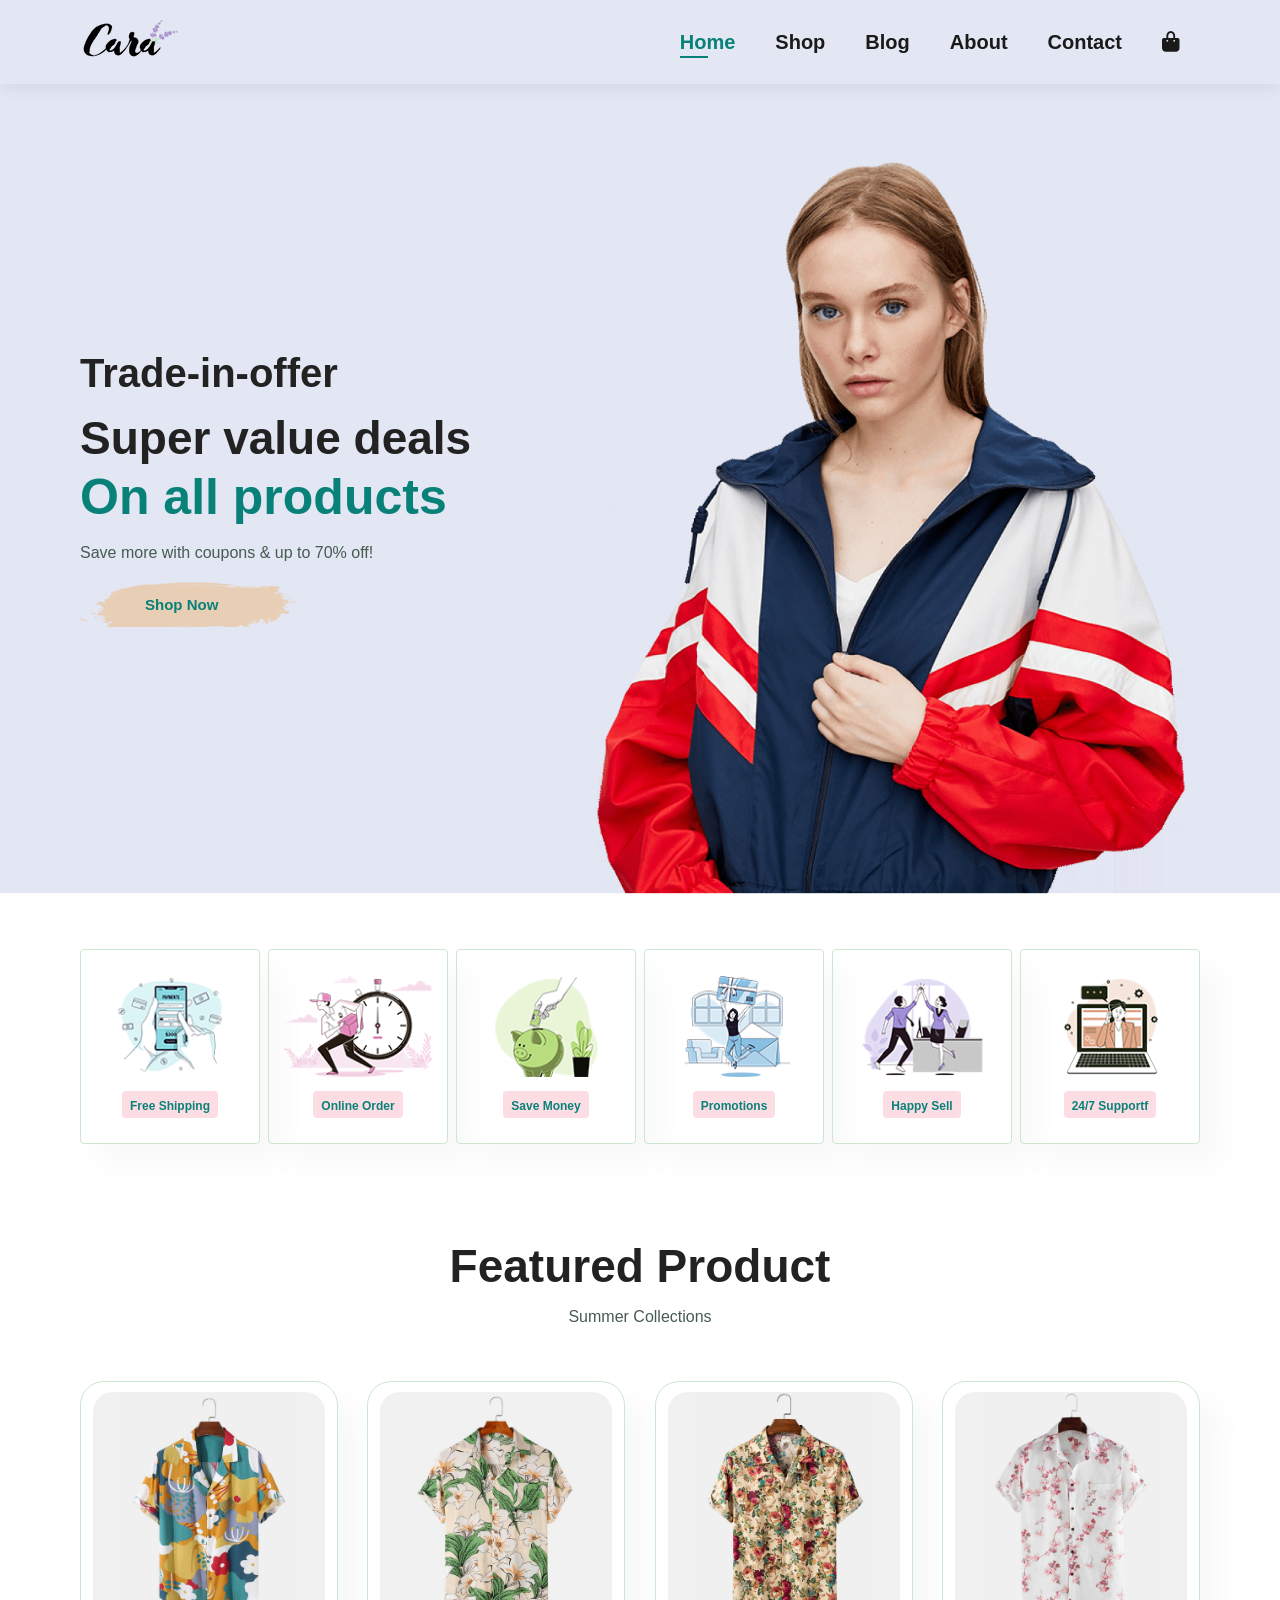
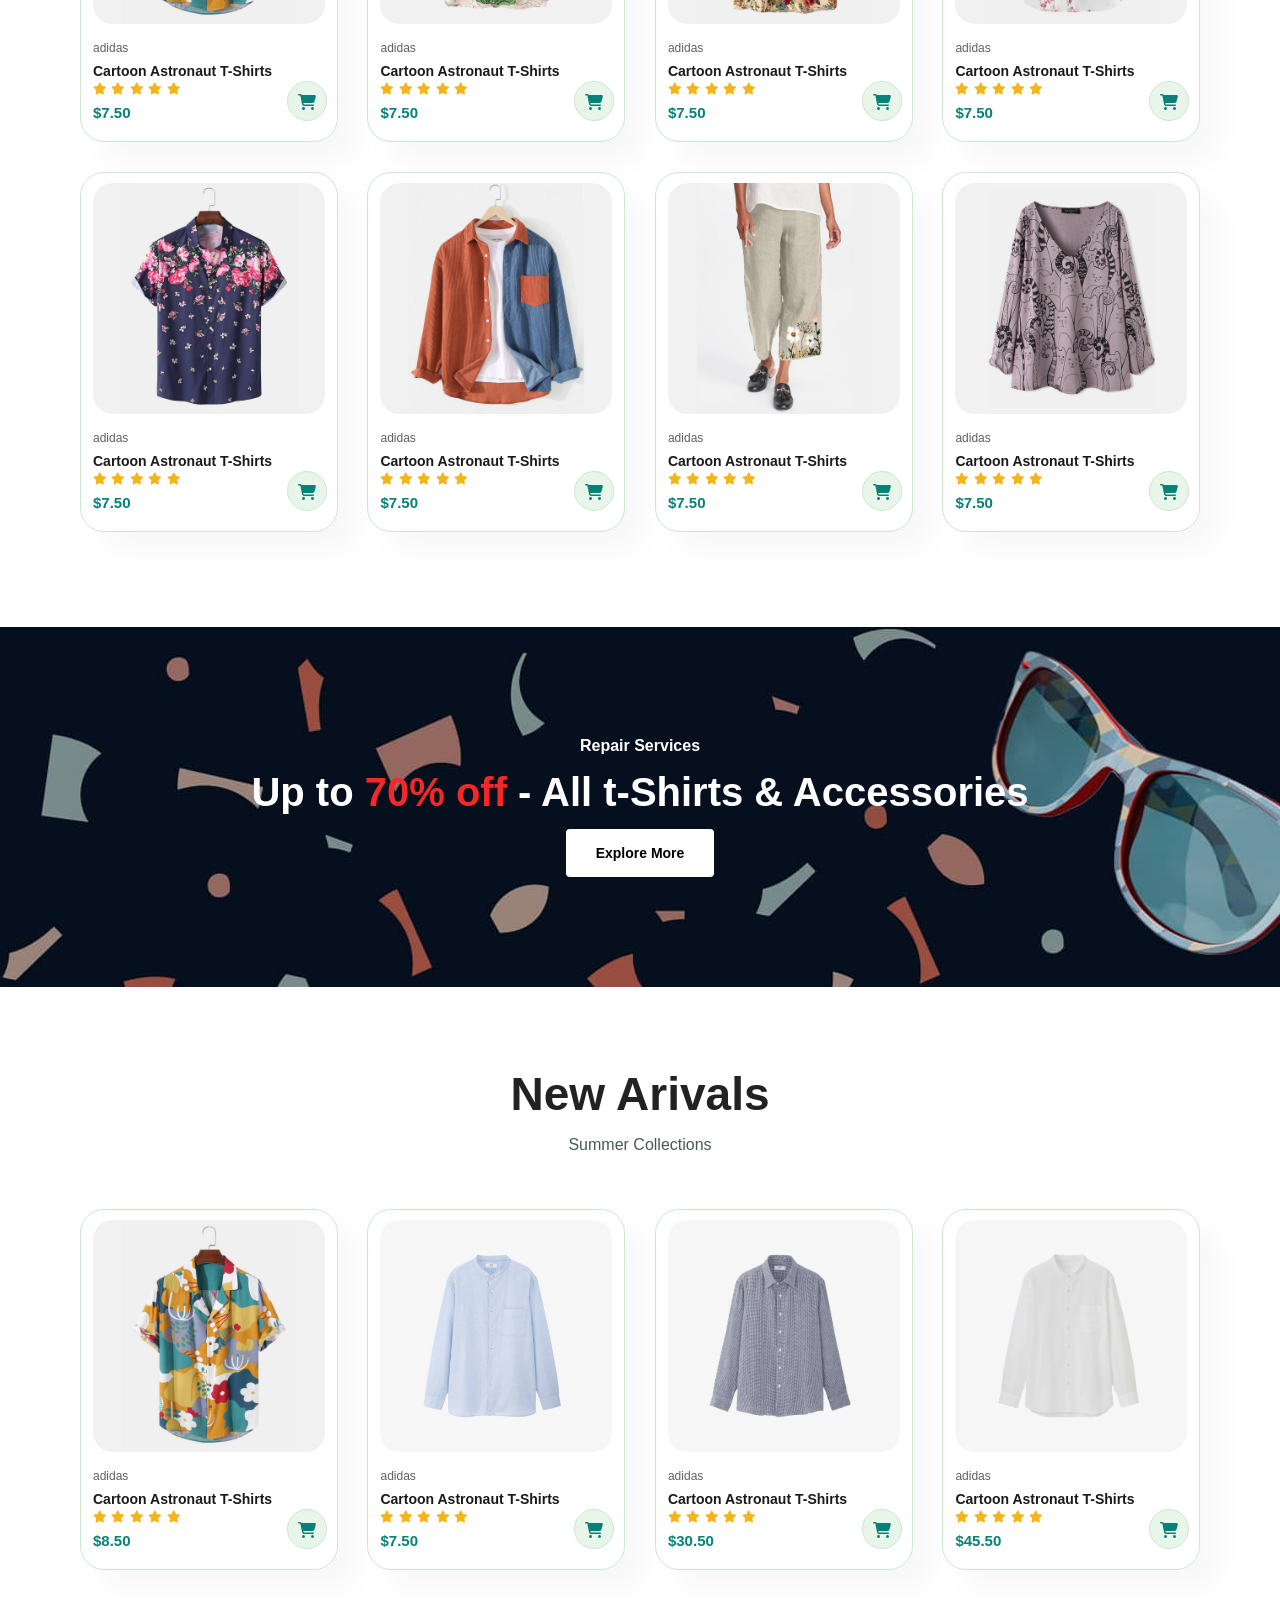
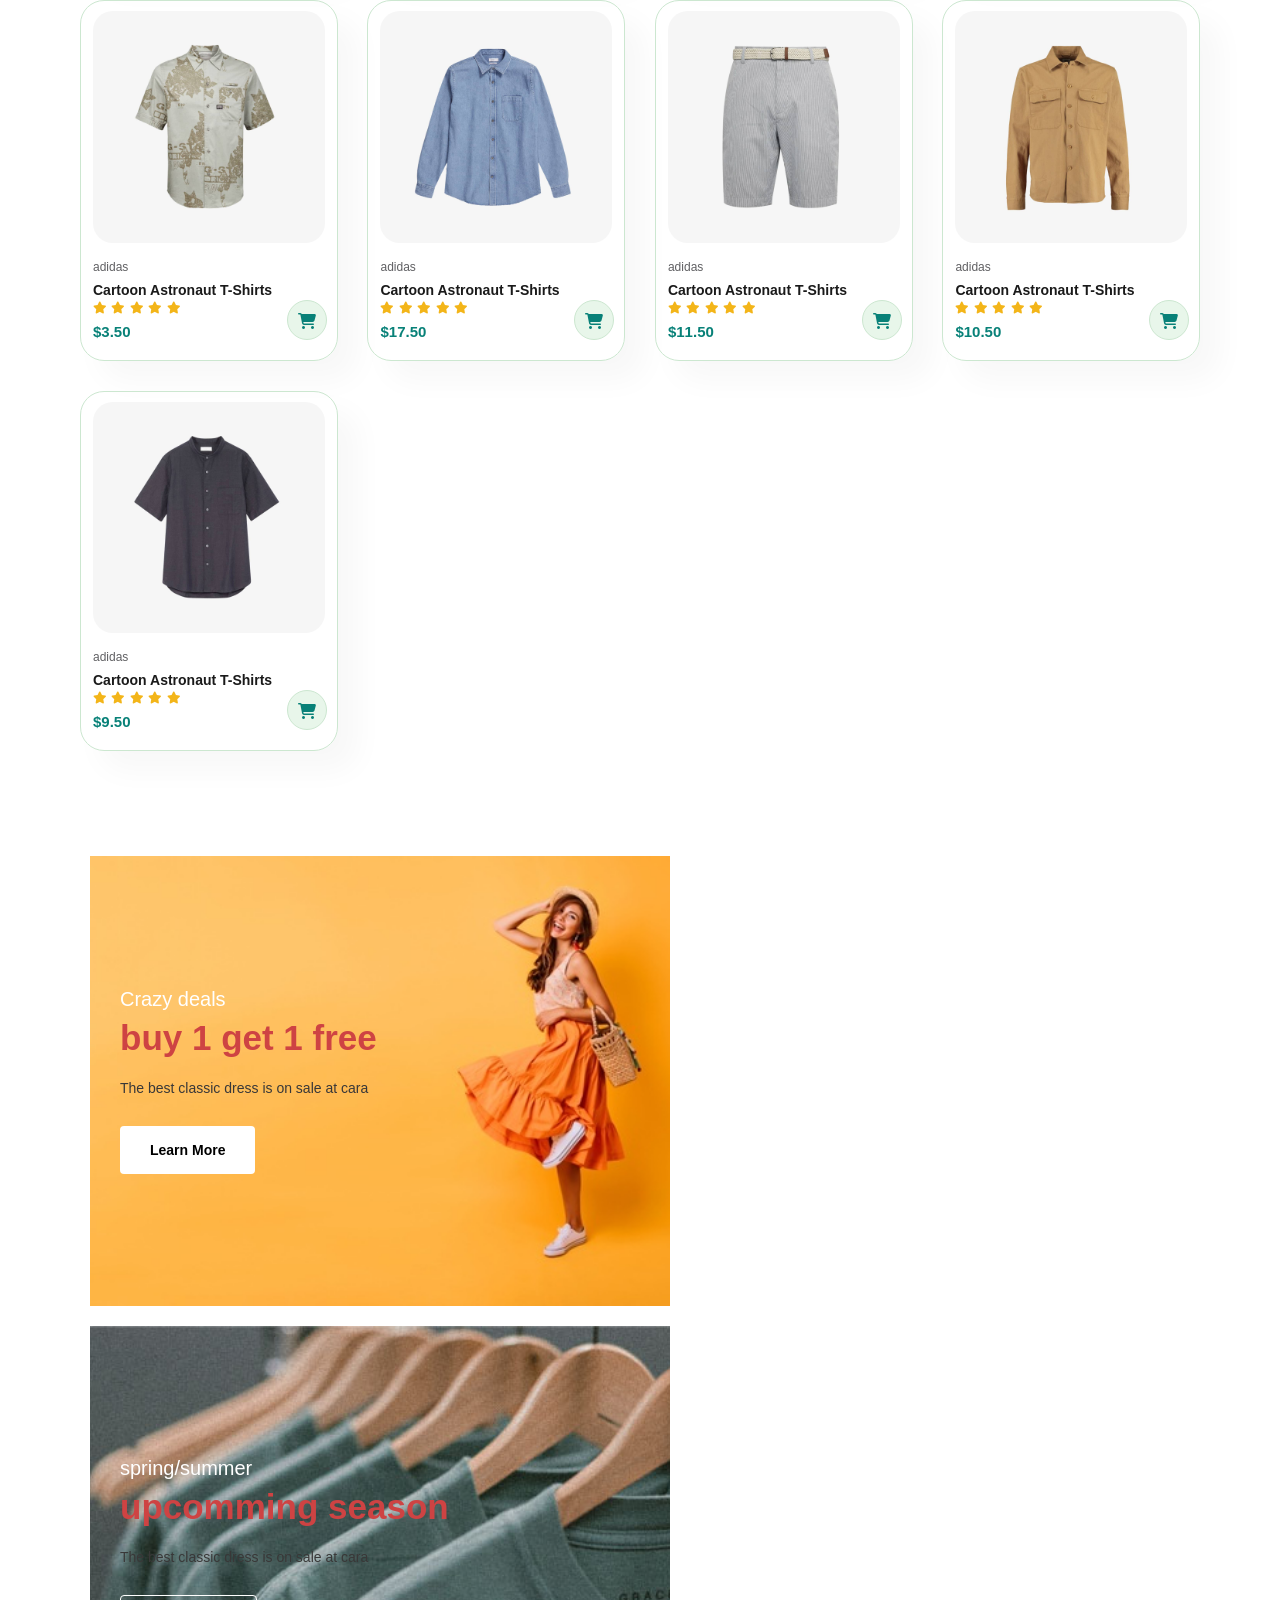
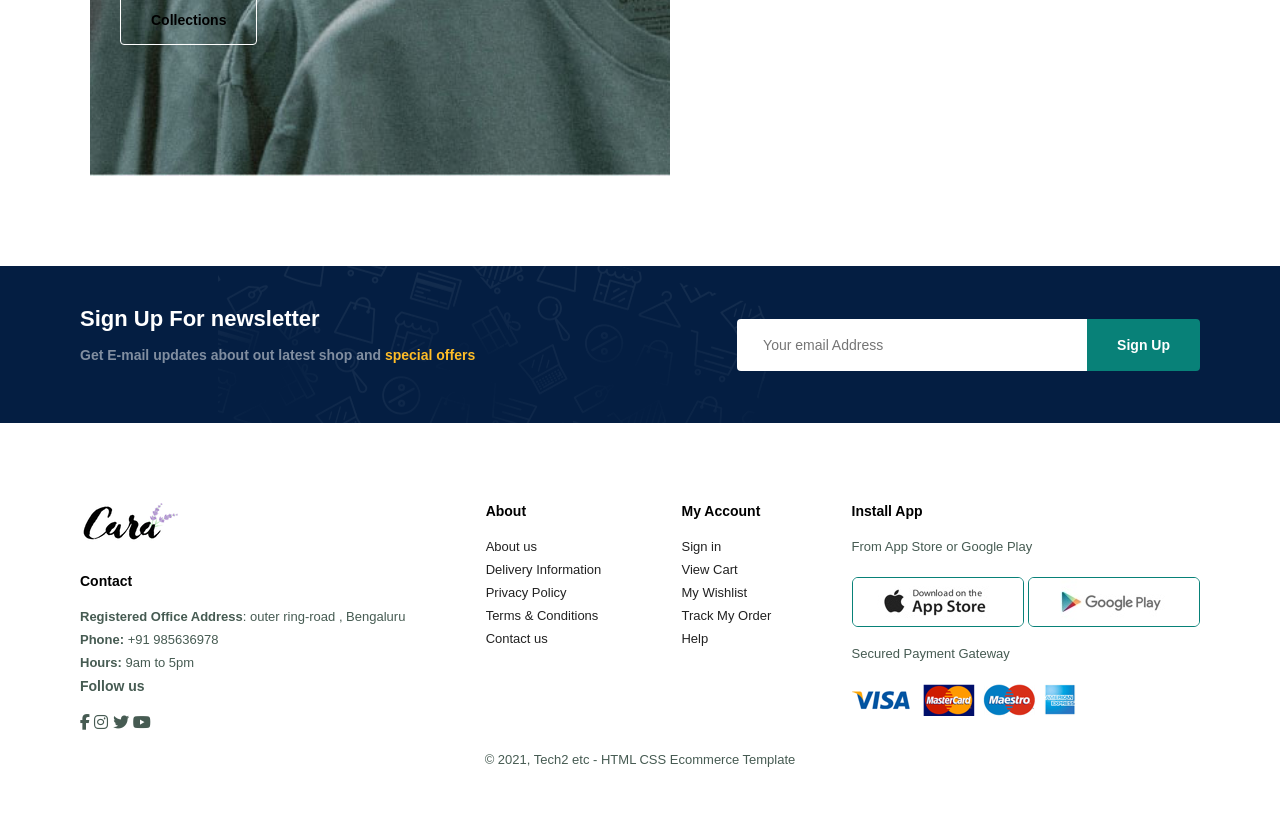
<file: index.html>
<!DOCTYPE html>
<html lang="en">
<head>
    <meta charset="UTF-8">
    <meta name="viewport" content="width=device-width, initial-scale=1.0">
    <title>E-Commerce Platform</title>
    <link rel="stylesheet" href="https://cdnjs.cloudflare.com/ajax/libs/font-awesome/6.5.0/css/all.min.css" />
    <link rel="stylesheet" href="stylePlatform.css">
</head>
<body>
    
    <section id="header">
        <a href="#"><img src="img/logo.png" class="logo" alt="logo of the web"></a>
        <div>
            <ul id="navbar">
                <li><a class="active" href="index.html">Home</a></li>
                <li><a href="shop.html">Shop</a></li>
                <li><a href="blog.html">Blog</a></li>
                <li><a href="about.html">About</a></li>
                <li><a href="contact.html">Contact</a></li>
                <li><a href="cart.html"><i class="fa-solid fa-bag-shopping"></i></a></li>
                <a href="#" id="close"><i class="fas fa-times"></i></a>
            </ul>
        </div>

        <div id="mobile">
            <i id="bar" class="fas fa-outdent"></i>
        </div>
    </section>

    <section id="hero">
        <h4>Trade-in-offer</h4>
        <h2>Super value deals</h2>
        <h1>On all products</h1>
        <p>Save more with coupons & up to 70% off! </p>
        <button>Shop Now</button>
    </section>

    <section id="feature" class="section-p1">
        <div class="fe-box">
            <img src="img/features/f1.png" alt="">
            <h6>Free Shipping</h6>
        </div>
        <div class="fe-box">
            <img src="img/features/f2.png" alt="">
            <h6>Online Order</h6>
        </div>
        <div class="fe-box">
            <img src="img/features/f3.png" alt="">
            <h6>Save Money</h6>
        </div>
        <div class="fe-box">
            <img src="img/features/f4.png" alt="">
            <h6>Promotions</h6>
        </div>
        <div class="fe-box">
            <img src="img/features/f5.png" alt="">
            <h6>Happy Sell</h6>
        </div>
        <div class="fe-box">
            <img src="img/features/f6.png" alt="">
            <h6>24/7 Supportf</h6>
        </div>
    </section>

    <section id="product1" class="section-p1">
        <h2>Featured Product</h2>
        <p>Summer Collections</p>
        <div class="pro-container">
            <div class="pro">
                <img src="img/products/f1.jpg" alt="">
                <div class="description">
                    <span>adidas</span>
                    <h5>Cartoon Astronaut T-Shirts</h5>
                    <div class="star">
                        <i class="fas fa-star"></i>
                        <i class="fas fa-star"></i>
                        <i class="fas fa-star"></i>
                        <i class="fas fa-star"></i>
                        <i class="fas fa-star"></i>
                    </div>
                    <h4>$7.50</h4>
                </div>
                <a href="#"><i class="fas fa-shopping-cart cart"></i></a>
            </div>
            <div class="pro">
                <img src="img/products/f2.jpg" alt="">
                <div class="description">
                    <span>adidas</span>
                    <h5>Cartoon Astronaut T-Shirts</h5>
                    <div class="star">
                        <i class="fas fa-star"></i>
                        <i class="fas fa-star"></i>
                        <i class="fas fa-star"></i>
                        <i class="fas fa-star"></i>
                        <i class="fas fa-star"></i>
                    </div>
                    <h4>$7.50</h4>
                </div>
                <a href="#"><i class="fas fa-shopping-cart cart"></i></a>
            </div>
            <div class="pro">
                <img src="img/products/f3.jpg" alt="">
                <div class="description">
                    <span>adidas</span>
                    <h5>Cartoon Astronaut T-Shirts</h5>
                    <div class="star">
                        <i class="fas fa-star"></i>
                        <i class="fas fa-star"></i>
                        <i class="fas fa-star"></i>
                        <i class="fas fa-star"></i>
                        <i class="fas fa-star"></i>
                    </div>
                    <h4>$7.50</h4>
                </div>
                <a href="#"><i class="fas fa-shopping-cart cart"></i></a>
            </div>
            <div class="pro">
                <img src="img/products/f4.jpg" alt="">
                <div class="description">
                    <span>adidas</span>
                    <h5>Cartoon Astronaut T-Shirts</h5>
                    <div class="star">
                        <i class="fas fa-star"></i>
                        <i class="fas fa-star"></i>
                        <i class="fas fa-star"></i>
                        <i class="fas fa-star"></i>
                        <i class="fas fa-star"></i>
                    </div>
                    <h4>$7.50</h4>
                </div>
                <a href="#"><i class="fas fa-shopping-cart cart"></i></a>
            </div>
            <div class="pro">
                <img src="img/products/f5.jpg" alt="">
                <div class="description">
                    <span>adidas</span>
                    <h5>Cartoon Astronaut T-Shirts</h5>
                    <div class="star">
                        <i class="fas fa-star"></i>
                        <i class="fas fa-star"></i>
                        <i class="fas fa-star"></i>
                        <i class="fas fa-star"></i>
                        <i class="fas fa-star"></i>
                    </div>
                    <h4>$7.50</h4>
                </div>
                <a href="#"><i class="fas fa-shopping-cart cart"></i></a>
            </div>
            <div class="pro">
                <img src="img/products/f6.jpg" alt="">
                <div class="description">
                    <span>adidas</span>
                    <h5>Cartoon Astronaut T-Shirts</h5>
                    <div class="star">
                        <i class="fas fa-star"></i>
                        <i class="fas fa-star"></i>
                        <i class="fas fa-star"></i>
                        <i class="fas fa-star"></i>
                        <i class="fas fa-star"></i>
                    </div>
                    <h4>$7.50</h4>
                </div>
                <a href="#"><i class="fas fa-shopping-cart cart"></i></a>
            </div>
            <div class="pro">
                <img src="img/products/f7.jpg" alt="">
                <div class="description">
                    <span>adidas</span>
                    <h5>Cartoon Astronaut T-Shirts</h5>
                    <div class="star">
                        <i class="fas fa-star"></i>
                        <i class="fas fa-star"></i>
                        <i class="fas fa-star"></i>
                        <i class="fas fa-star"></i>
                        <i class="fas fa-star"></i>
                    </div>
                    <h4>$7.50</h4>
                </div>
                <a href="#"><i class="fas fa-shopping-cart cart"></i></a>
            </div>
            <div class="pro">
                <img src="img/products/f8.jpg" alt="">
                <div class="description">
                    <span>adidas</span>
                    <h5>Cartoon Astronaut T-Shirts</h5>
                    <div class="star">
                        <i class="fas fa-star"></i>
                        <i class="fas fa-star"></i>
                        <i class="fas fa-star"></i>
                        <i class="fas fa-star"></i>
                        <i class="fas fa-star"></i>
                    </div>
                    <h4>$7.50</h4>
                </div>
                <a href="#"><i class="fas fa-shopping-cart cart"></i></a>
            </div>
        </div>
    </section>

    <section id="banner" class="section-m1">
        <h4>Repair Services</h4>
        <h2>Up to <span>70% off</span> - All t-Shirts & Accessories</h2>
        <button class="normal">Explore More</button>
    </section>

    <section id="product1" class="section-p1">
        <h2>New Arivals</h2>
        <p>Summer Collections</p>
        <div class="pro-container">
            <div class="pro">
                <img src="img/products/f1.jpg" alt="">
                <div class="description">
                    <span>adidas</span>
                    <h5>Cartoon Astronaut T-Shirts</h5>
                    <div class="star">
                        <i class="fas fa-star"></i>
                        <i class="fas fa-star"></i>
                        <i class="fas fa-star"></i>
                        <i class="fas fa-star"></i>
                        <i class="fas fa-star"></i>
                    </div>
                    <h4>$8.50</h4>
                </div>
                <a href="#"><i class="fas fa-shopping-cart cart"></i></a>
            </div>
            <div class="pro">
                <img src="img/products/n1.jpg" alt="">
                <div class="description">
                    <span>adidas</span>
                    <h5>Cartoon Astronaut T-Shirts</h5>
                    <div class="star">
                        <i class="fas fa-star"></i>
                        <i class="fas fa-star"></i>
                        <i class="fas fa-star"></i>
                        <i class="fas fa-star"></i>
                        <i class="fas fa-star"></i>
                    </div>
                    <h4>$7.50</h4>
                </div>
                <a href="#"><i class="fas fa-shopping-cart cart"></i></a>
            </div>
            <div class="pro">
                <img src="img/products/n2.jpg" alt="">
                <div class="description">
                    <span>adidas</span>
                    <h5>Cartoon Astronaut T-Shirts</h5>
                    <div class="star">
                        <i class="fas fa-star"></i>
                        <i class="fas fa-star"></i>
                        <i class="fas fa-star"></i>
                        <i class="fas fa-star"></i>
                        <i class="fas fa-star"></i>
                    </div>
                    <h4>$30.50</h4>
                </div>
                <a href="#"><i class="fas fa-shopping-cart cart"></i></a>
            </div>
            <div class="pro">
                <img src="img/products/n3.jpg" alt="">
                <div class="description">
                    <span>adidas</span>
                    <h5>Cartoon Astronaut T-Shirts</h5>
                    <div class="star">
                        <i class="fas fa-star"></i>
                        <i class="fas fa-star"></i>
                        <i class="fas fa-star"></i>
                        <i class="fas fa-star"></i>
                        <i class="fas fa-star"></i>
                    </div>
                    <h4>$45.50</h4>
                </div>
                <a href="#"><i class="fas fa-shopping-cart cart"></i></a>
            </div>
            <div class="pro">
                <img src="img/products/n4.jpg" alt="">
                <div class="description">
                    <span>adidas</span>
                    <h5>Cartoon Astronaut T-Shirts</h5>
                    <div class="star">
                        <i class="fas fa-star"></i>
                        <i class="fas fa-star"></i>
                        <i class="fas fa-star"></i>
                        <i class="fas fa-star"></i>
                        <i class="fas fa-star"></i>
                    </div>
                    <h4>$3.50</h4>
                </div>
                <a href="#"><i class="fas fa-shopping-cart cart"></i></a>
            </div>
            <div class="pro">
                <img src="img/products/n5.jpg" alt="">
                <div class="description">
                    <span>adidas</span>
                    <h5>Cartoon Astronaut T-Shirts</h5>
                    <div class="star">
                        <i class="fas fa-star"></i>
                        <i class="fas fa-star"></i>
                        <i class="fas fa-star"></i>
                        <i class="fas fa-star"></i>
                        <i class="fas fa-star"></i>
                    </div>
                    <h4>$17.50</h4>
                </div>
                <a href="#"><i class="fas fa-shopping-cart cart"></i></a>
            </div>
            <div class="pro">
                <img src="img/products/n6.jpg" alt="">
                <div class="description">
                    <span>adidas</span>
                    <h5>Cartoon Astronaut T-Shirts</h5>
                    <div class="star">
                        <i class="fas fa-star"></i>
                        <i class="fas fa-star"></i>
                        <i class="fas fa-star"></i>
                        <i class="fas fa-star"></i>
                        <i class="fas fa-star"></i>
                    </div>
                    <h4>$11.50</h4>
                </div>
                <a href="#"><i class="fas fa-shopping-cart cart"></i></a>
            </div>
            <div class="pro">
                <img src="img/products/n7.jpg" alt="">
                <div class="description">
                    <span>adidas</span>
                    <h5>Cartoon Astronaut T-Shirts</h5>
                    <div class="star">
                        <i class="fas fa-star"></i>
                        <i class="fas fa-star"></i>
                        <i class="fas fa-star"></i>
                        <i class="fas fa-star"></i>
                        <i class="fas fa-star"></i>
                    </div>
                    <h4>$10.50</h4>
                </div>
                <a href="#"><i class="fas fa-shopping-cart cart"></i></a>
            </div>
            <div class="pro">
                <img src="img/products/n8.jpg" alt="">
                <div class="description">
                    <span>adidas</span>
                    <h5>Cartoon Astronaut T-Shirts</h5>
                    <div class="star">
                        <i class="fas fa-star"></i>
                        <i class="fas fa-star"></i>
                        <i class="fas fa-star"></i>
                        <i class="fas fa-star"></i>
                        <i class="fas fa-star"></i>
                    </div>
                    <h4>$9.50</h4>
                </div>
                <a href="#"><i class="fas fa-shopping-cart cart"></i></a>
            </div>
        </div>
    </section>

    <section id="sm-banner" class="section-p1">
        <div class="banner-box">
            <h4>Crazy deals</h4>
            <h2>buy 1 get 1 free</h2>
            <p>The best classic dress is on sale at cara</p>
            <button class="normal">Learn More</button>
        </div>
        <div class="banner-box banner-box2">
            <h4>spring/summer</h4>
            <h2>upcomming season</h2>
            <p>The best classic dress is on sale at cara</p>
            <button class="normal">Collections</button>
        </div>
    </section>

    <section id="newsletter" class="section-p1 section-m1">
        <div class="newstext">
            <h4>Sign Up For newsletter</h4>
            <p>Get E-mail updates about out latest shop and <span>special offers</span></p>
        </div>
        <div class="form">
            <input type="text" placeholder="Your email Address">
            <button class="normal">Sign Up</button>
        </div>
    </section>

    <footer class="section-p1">
        <div class="col">
            <img src="img/logo.png" class="logo">
            <h3>Contact</h3>
            <p><strong>Registered Office Address</strong>: outer ring-road , Bengaluru</p>
            <p><strong>Phone:</strong> +91 985636978</p>
            <p><strong>Hours:</strong> 9am to 5pm</p>
            <div class="follow">
                <h3>Follow us</h3>
                <div class="icon">
                    <i class="fab fa-facebook-f"></i>
                    <i class="fab fa-instagram"></i>
                    <i class="fab fa-twitter"></i>
                    <i class="fab fa-youtube"></i>
                </div>
            </div>
        </div>

        <div class="col">
            <h3>About</h3>
            <a href="#">About us</a>
            <a href="#">Delivery Information</a>
            <a href="#">Privacy Policy</a>
            <a href="#">Terms & Conditions</a>
            <a href="#">Contact us</a>
        </div>

        <div class="col">
            <h3>My Account</h3>
            <a href="#">Sign in</a>
            <a href="#">View Cart</a>
            <a href="#">My Wishlist</a>
            <a href="#">Track My Order</a>
            <a href="#">Help</a>
        </div>

        <div class="col install">
            <h3>Install App</h3>
            <p>From App Store or Google Play</p>
            <div class="row">
                <img src="img/pay/app.jpg" alt="">
                <img src="img/pay/play.jpg" alt="">
            </div>
            <p>Secured Payment Gateway</p>
            <img src="img/pay/pay.png" alt="">
        </div>

        <div class="copyright">
            <p>&copy; 2021, Tech2 etc - HTML CSS Ecommerce Template</p>
        </div>
    </footer>

    <script src="scriptPlatform.js"></script>
</body>
</html>
</file>
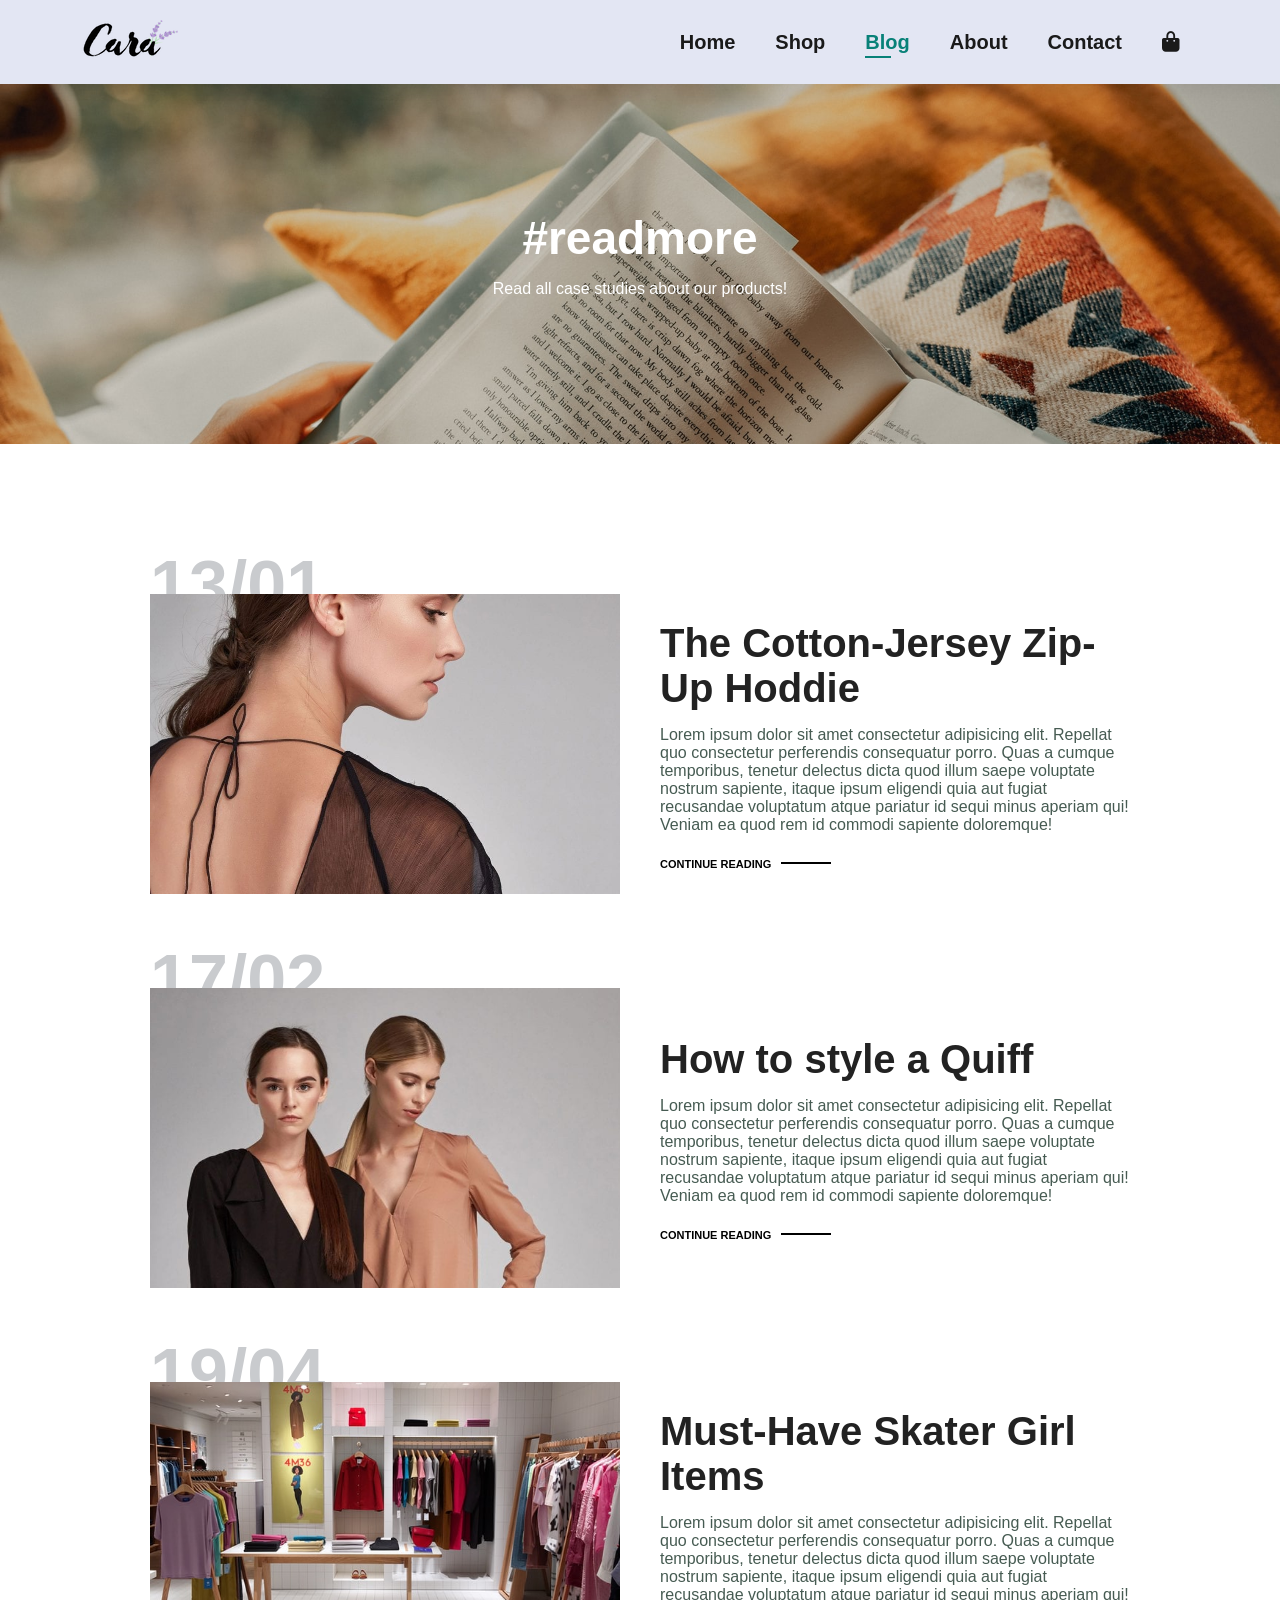
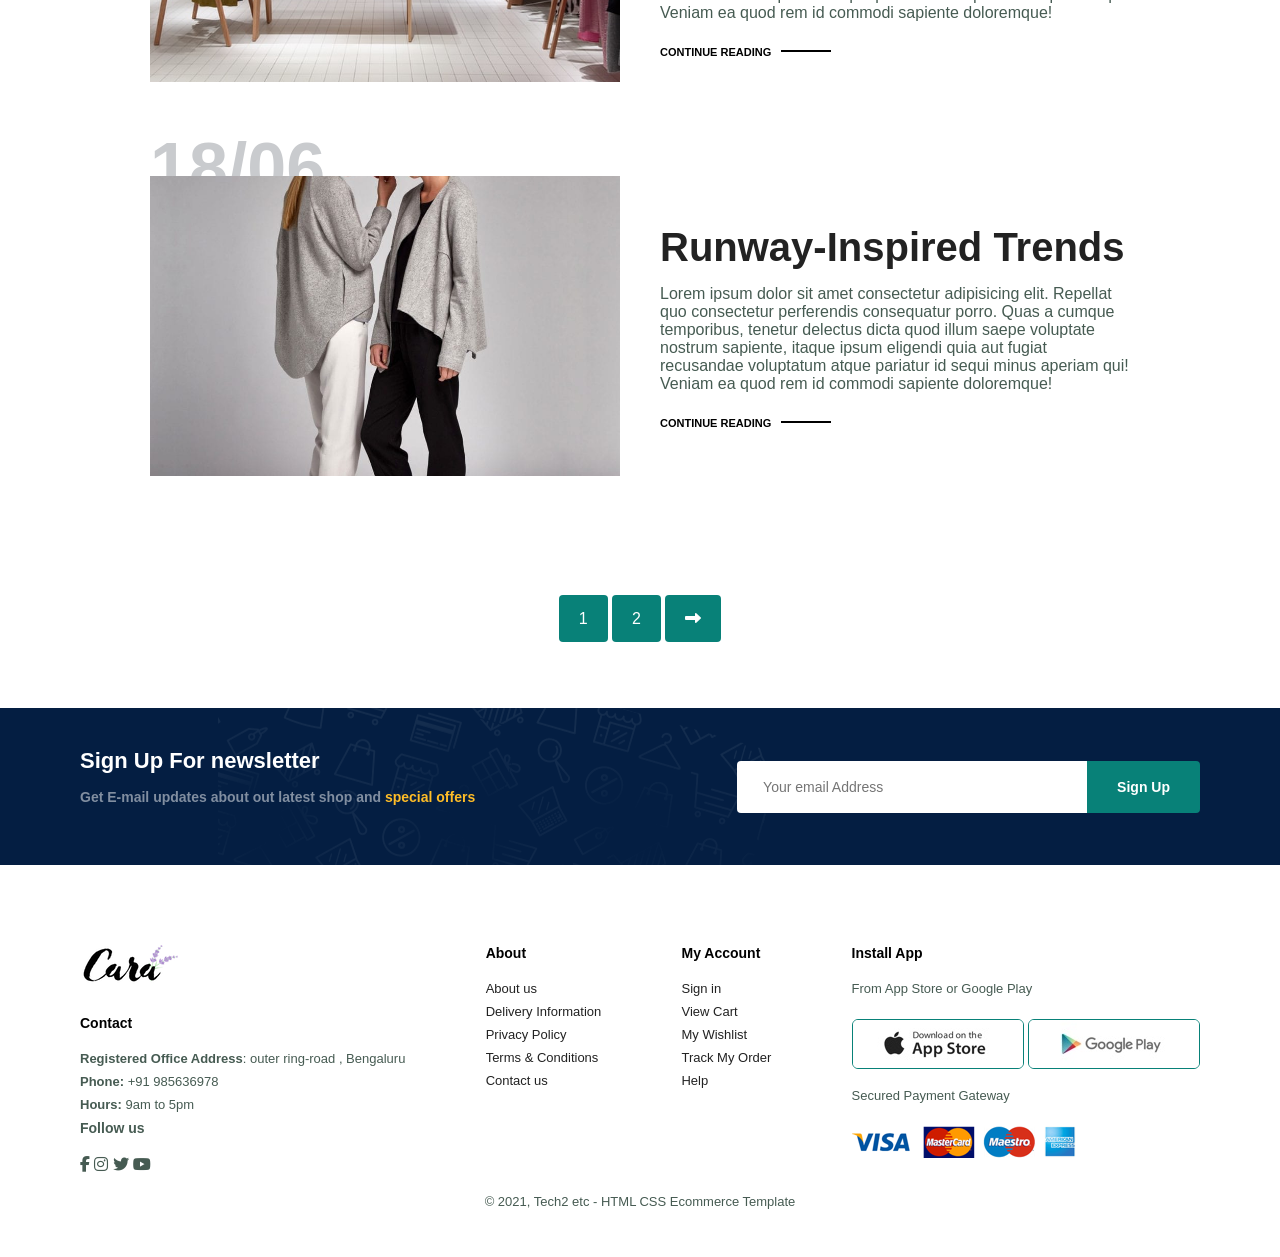
<file: blog.html>
<!DOCTYPE html>
<html lang="en">
<head>
    <meta charset="UTF-8">
    <meta name="viewport" content="width=device-width, initial-scale=1.0">
    <title>E-Commerce Platform</title>
    <link rel="stylesheet" href="https://cdnjs.cloudflare.com/ajax/libs/font-awesome/6.5.0/css/all.min.css" />
    <link rel="stylesheet" href="stylePlatform.css">
</head>
<body>
    
    <section id="header">
        <a href="#"><img src="img/logo.png" class="logo" alt="logo of the web"></a>
        <div>
            <ul id="navbar">
                <li><a href="index.html">Home</a></li>
                <li><a href="shop.html">Shop</a></li>
                <li><a  class="active" href="blog.html">Blog</a></li>
                <li><a href="about.html">About</a></li>
                <li><a href="contact.html">Contact</a></li>
                <li><a href="cart.html"><i class="fa-solid fa-bag-shopping"></i></a></li>
                <a href="#" id="close"><i class="fas fa-times"></i></a>
            </ul>
        </div>

        <div id="mobile">
            <i id="bar" class="fas fa-outdent"></i>
        </div>
    </section>

    <section id="page-header" class="blog-header">
       
        <h2>#readmore</h2>
        
        <p>Read all case studies about our products! </p>
        
    </section>
    
    <section id="blog">
        <div class="blog-box">
            <div class="blog-img">
                <img src="img/blog/b1.jpg" alt="">
            </div>
            <div class="blog-details">
                <h4>The Cotton-Jersey Zip-Up Hoddie</h4>
                <p>Lorem ipsum dolor sit amet consectetur adipisicing elit. Repellat quo consectetur perferendis consequatur porro. Quas a cumque temporibus, tenetur delectus dicta quod illum saepe voluptate nostrum sapiente, itaque ipsum eligendi quia aut fugiat recusandae voluptatum atque pariatur id sequi minus aperiam qui! Veniam ea quod rem id commodi sapiente doloremque!</p>
                <a href="#">CONTINUE READING</a>
            </div>
            <h1>13/01</h1>
        </div>
        <div class="blog-box">
            <div class="blog-img">
                <img src="img/blog/b2.jpg" alt="">
            </div>
            <div class="blog-details">
                <h4>How to style a Quiff</h4>
                <p>Lorem ipsum dolor sit amet consectetur adipisicing elit. Repellat quo consectetur perferendis consequatur porro. Quas a cumque temporibus, tenetur delectus dicta quod illum saepe voluptate nostrum sapiente, itaque ipsum eligendi quia aut fugiat recusandae voluptatum atque pariatur id sequi minus aperiam qui! Veniam ea quod rem id commodi sapiente doloremque!</p>
                <a href="#">CONTINUE READING</a>
            </div>
            <h1>17/02</h1>
        </div>
        <div class="blog-box">
            <div class="blog-img">
                <img src="img/blog/b3.jpg" alt="">
            </div>
            <div class="blog-details">
                <h4>Must-Have Skater Girl Items</h4>
                <p>Lorem ipsum dolor sit amet consectetur adipisicing elit. Repellat quo consectetur perferendis consequatur porro. Quas a cumque temporibus, tenetur delectus dicta quod illum saepe voluptate nostrum sapiente, itaque ipsum eligendi quia aut fugiat recusandae voluptatum atque pariatur id sequi minus aperiam qui! Veniam ea quod rem id commodi sapiente doloremque!</p>
                <a href="#">CONTINUE READING</a>
            </div>
            <h1>19/04</h1>
        </div>
        <div class="blog-box">
            <div class="blog-img">
                <img src="img/blog/b4.jpg" alt="">
            </div>
            <div class="blog-details">
                <h4>Runway-Inspired Trends</h4>
                <p>Lorem ipsum dolor sit amet consectetur adipisicing elit. Repellat quo consectetur perferendis consequatur porro. Quas a cumque temporibus, tenetur delectus dicta quod illum saepe voluptate nostrum sapiente, itaque ipsum eligendi quia aut fugiat recusandae voluptatum atque pariatur id sequi minus aperiam qui! Veniam ea quod rem id commodi sapiente doloremque!</p>
                <a href="#">CONTINUE READING</a>
            </div>
            <h1>18/06</h1>
        </div>
    </section>


    <section id="pagination" class="section-p1">
        <a href="#">1</a>
        <a href="#">2</a>
        <a href="#"><i class="fas fa-long-arrow-alt-right"></i></a>
    </section>


    <section id="newsletter" class="section-p1 section-m1">
        <div class="newstext">
            <h4>Sign Up For newsletter</h4>
            <p>Get E-mail updates about out latest shop and <span>special offers</span></p>
        </div>
        <div class="form">
            <input type="text" placeholder="Your email Address">
            <button class="normal">Sign Up</button>
        </div>
    </section>

    <footer class="section-p1">
        <div class="col">
            <img src="img/logo.png" class="logo">
            <h3>Contact</h3>
            <p><strong>Registered Office Address</strong>: outer ring-road , Bengaluru</p>
            <p><strong>Phone:</strong> +91 985636978</p>
            <p><strong>Hours:</strong> 9am to 5pm</p>
            <div class="follow">
                <h3>Follow us</h3>
                <div class="icon">
                    <i class="fab fa-facebook-f"></i>
                    <i class="fab fa-instagram"></i>
                    <i class="fab fa-twitter"></i>
                    <i class="fab fa-youtube"></i>
                </div>
            </div>
        </div>

        <div class="col">
            <h3>About</h3>
            <a href="#">About us</a>
            <a href="#">Delivery Information</a>
            <a href="#">Privacy Policy</a>
            <a href="#">Terms & Conditions</a>
            <a href="#">Contact us</a>
        </div>

        <div class="col">
            <h3>My Account</h3>
            <a href="#">Sign in</a>
            <a href="#">View Cart</a>
            <a href="#">My Wishlist</a>
            <a href="#">Track My Order</a>
            <a href="#">Help</a>
        </div>

        <div class="col install">
            <h3>Install App</h3>
            <p>From App Store or Google Play</p>
            <div class="row">
                <img src="img/pay/app.jpg" alt="">
                <img src="img/pay/play.jpg" alt="">
            </div>
            <p>Secured Payment Gateway</p>
            <img src="img/pay/pay.png" alt="">
        </div>

        <div class="copyright">
            <p>&copy; 2021, Tech2 etc - HTML CSS Ecommerce Template</p>
        </div>
    </footer>

    <script src="scriptPlatform.js"></script>
</body>
</html>
</file>
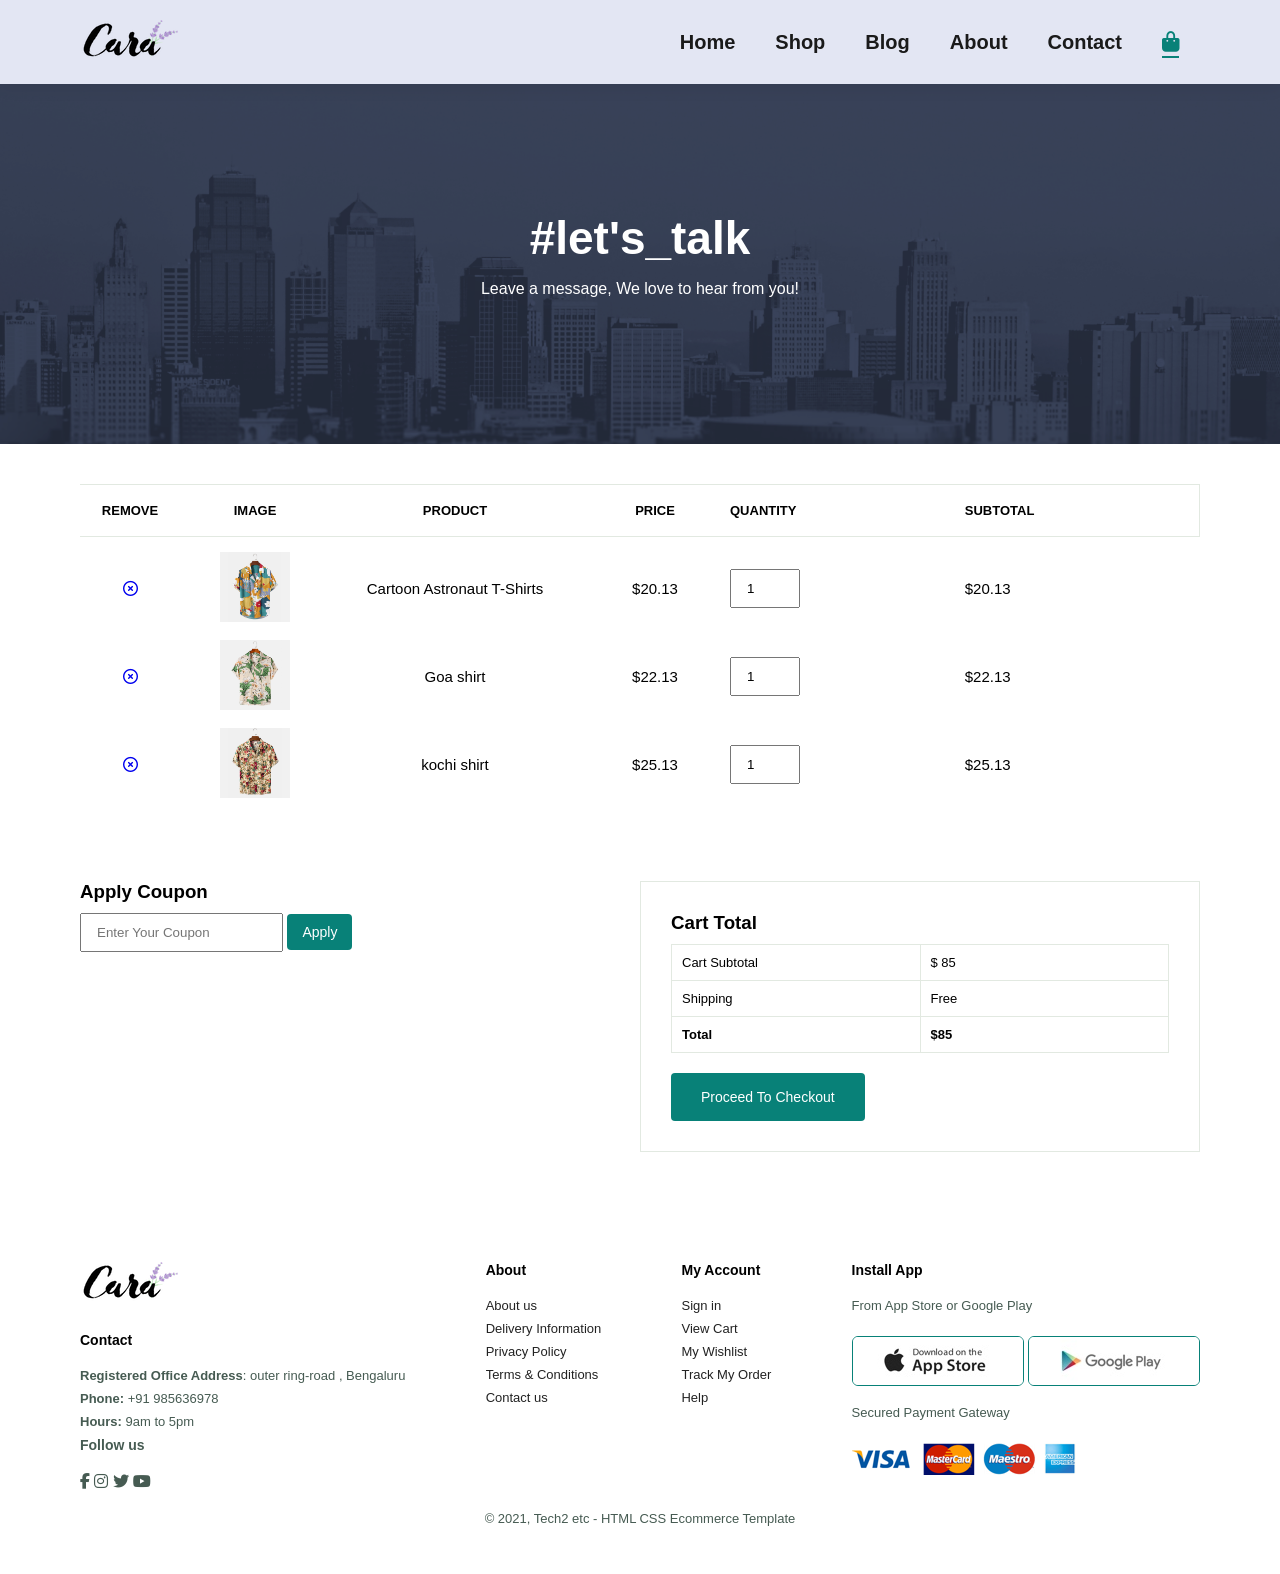
<file: cart.html>
<!DOCTYPE html>
<html lang="en">
<head>
    <meta charset="UTF-8">
    <meta name="viewport" content="width=device-width, initial-scale=1.0">
    <title>E-Commerce Platform</title>
    <link rel="stylesheet" href="https://cdnjs.cloudflare.com/ajax/libs/font-awesome/6.5.0/css/all.min.css" />
    <link rel="stylesheet" href="stylePlatform.css">
</head>
<body>
    
    <section id="header">
        <a href="#"><img src="img/logo.png" class="logo" alt="logo of the web"></a>
        <div>
            <ul id="navbar">
                <li><a href="index.html">Home</a></li>
                <li><a href="shop.html">Shop</a></li>
                <li><a href="blog.html">Blog</a></li>
                <li><a href="about.html">About</a></li>
                <li><a href="contact.html">Contact</a></li>
                <li><a class="active" href="cart.html"><i class="fa-solid fa-bag-shopping"></i></a></li>
                <a href="#" id="close"><i class="fas fa-times"></i></a>
            </ul>
        </div>

        <div id="mobile">
            <i id="bar" class="fas fa-outdent"></i>
        </div>
    </section>

    <section id="page-header" class="about-header">
       
        <h2>#let's_talk</h2>
        
        <p>Leave a message, We love to hear from you!</p>
        
    </section>

    <section id="cart" class="section-p1">
        <table width="100%">
            <thead>
                <tr>
                    <td>Remove</td>
                    <td>Image</td>
                    <td>Product</td>
                    <td>Price</td>
                    <td>Quantity</td>
                    <td>Subtotal</td>
                </tr>
            </thead>

            <tbody>
                <tr>
                    <td><a href="#"><i class="far fa-times-circle"></i></a></td>
                    <td><img src="img/products/f1.jpg" alt=""></td>
                    <td>Cartoon Astronaut T-Shirts</td>
                    <td>$20.13</td>
                    <td><input type="number" value="1"></td>
                    <td>$20.13</td>
                </tr>

                <tr>
                    <td><a href="#"><i class="far fa-times-circle"></i></a></td>
                    <td><img src="img/products/f2.jpg" alt=""></td>
                    <td>Goa shirt</td>
                    <td>$22.13</td>
                    <td><input type="number" value="1"></td>
                    <td>$22.13</td>
                </tr>

                <tr>
                    <td><a href="#"><i class="far fa-times-circle"></i></a></td>
                    <td><img src="img/products/f3.jpg" alt=""></td>
                    <td>kochi shirt</td>
                    <td>$25.13</td>
                    <td><input type="number" value="1"></td>
                    <td>$25.13</td>
                </tr>
            </tbody>
        </table>
    </section>

    <section id="cart-add" class="section-p1">
        <div class="coupons">
            <h3>Apply Coupon</h3>
            <div>
                <input type="text" placeholder="Enter Your Coupon">
                <button class="normal">Apply</button>
            </div>
        </div>

        <div class="subtotal">
            <h3>Cart Total</h3>
            <table>
                <tr>
                    <td>Cart Subtotal</td>
                    <td>$ 85</td>
                </tr>
                <tr>
                    <td>Shipping</td>
                    <td>Free</td>
                </tr>
                <tr>
                    <td><strong>Total</strong></td>
                    <td><strong>$85</strong></td>
                </tr>
            </table>
            <button class="normal">Proceed To Checkout</button>
        </div>
    </section>

    <footer class="section-p1">
        <div class="col">
            <img src="img/logo.png" class="logo">
            <h3>Contact</h3>
            <p><strong>Registered Office Address</strong>: outer ring-road , Bengaluru</p>
            <p><strong>Phone:</strong> +91 985636978</p>
            <p><strong>Hours:</strong> 9am to 5pm</p>
            <div class="follow">
                <h3>Follow us</h3>
                <div class="icon">
                    <i class="fab fa-facebook-f"></i>
                    <i class="fab fa-instagram"></i>
                    <i class="fab fa-twitter"></i>
                    <i class="fab fa-youtube"></i>
                </div>
            </div>
        </div>

        <div class="col">
            <h3>About</h3>
            <a href="#">About us</a>
            <a href="#">Delivery Information</a>
            <a href="#">Privacy Policy</a>
            <a href="#">Terms & Conditions</a>
            <a href="#">Contact us</a>
        </div>

        <div class="col">
            <h3>My Account</h3>
            <a href="#">Sign in</a>
            <a href="#">View Cart</a>
            <a href="#">My Wishlist</a>
            <a href="#">Track My Order</a>
            <a href="#">Help</a>
        </div>

        <div class="col install">
            <h3>Install App</h3>
            <p>From App Store or Google Play</p>
            <div class="row">
                <img src="img/pay/app.jpg" alt="">
                <img src="img/pay/play.jpg" alt="">
            </div>
            <p>Secured Payment Gateway</p>
            <img src="img/pay/pay.png" alt="">
        </div>

        <div class="copyright">
            <p>&copy; 2021, Tech2 etc - HTML CSS Ecommerce Template</p>
        </div>
    </footer>

    <script src="scriptPlatform.js"></script>
</body>
</html>
</file>
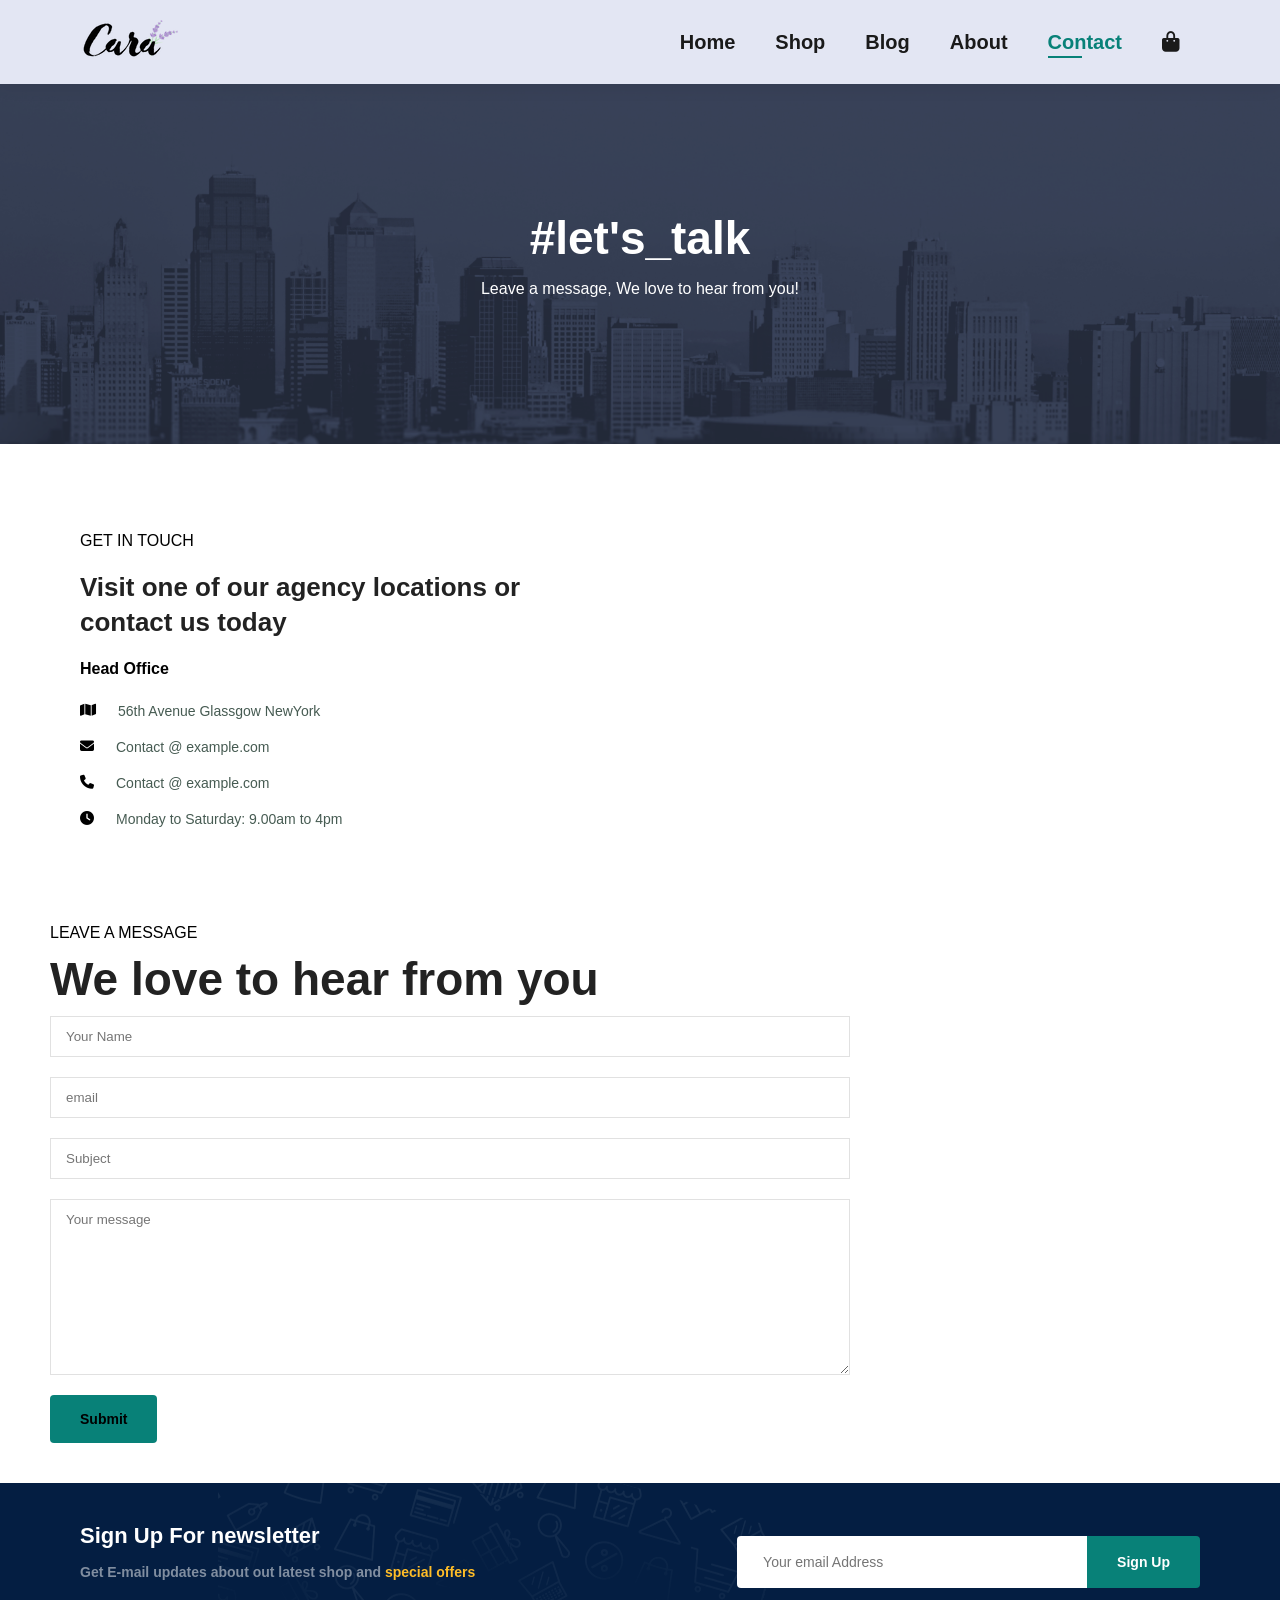
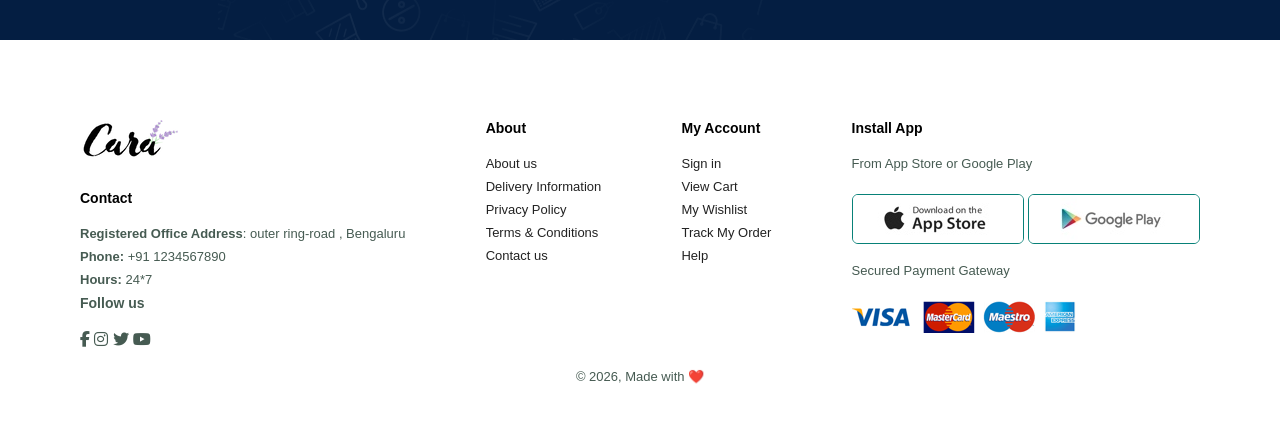
<file: contact.html>
<!DOCTYPE html>
<html lang="en">
<head>
    <meta charset="UTF-8">
    <meta name="viewport" content="width=device-width, initial-scale=1.0">
    <title>E-Commerce Platform</title>
    <link rel="stylesheet" href="https://cdnjs.cloudflare.com/ajax/libs/font-awesome/6.5.0/css/all.min.css" />
    <link rel="stylesheet" href="stylePlatform.css">
</head>
<body>
    
    <section id="header">
        <a href="#"><img src="img/logo.png" class="logo" alt="logo of the web"></a>
        <div>
            <ul id="navbar">
                <li><a href="index.html">Home</a></li>
                <li><a href="shop.html">Shop</a></li>
                <li><a href="blog.html">Blog</a></li>
                <li><a href="about.html">About</a></li>
                <li><a class="active" href="contact.html">Contact</a></li>
                <li><a href="cart.html"><i class="fa-solid fa-bag-shopping"></i></a></li>
                <a href="#" id="close"><i class="fas fa-times"></i></a>
            </ul>
        </div>

        <div id="mobile">
            <i id="bar" class="fas fa-outdent"></i>
        </div>
    </section>

    <section id="page-header" class="about-header">
       
        <h2>#let's_talk</h2>
        
        <p>Leave a message, We love to hear from you!</p>
        
    </section>

    <section id="contact-details" class="section-p1">
        <div class="details">
            <span>GET IN TOUCH</span>
            <h2>Visit one of our agency locations or contact us today</h2>
            <h3>Head Office</h3>
            <div>
                <li>
                    <i class="fas fa-map"></i>
                    <p>56th Avenue Glassgow NewYork</p>
                </li>
                <li>
                    <i class="fas fa-envelope"></i>
                    <p>Contact @ example.com</p>
                </li>
                <li>
                    <i class="fas fa-phone"></i>
                    <p>Contact @ example.com</p>
                </li>
                <li>
                    <i class="fas fa-clock"></i>
                    <p>Monday to Saturday: 9.00am to 4pm</p>
                </li>
            </div>
        </div>

        <div class="map">
            <iframe src="https://www.google.com/maps/embed?pb=!1m18!1m12!1m3!1d3500.0730078005054!2d77.2102625!3d28.6874626!2m3!1f0!2f0!3f0!3m2!1i1024!2i768!4f13.1!3m3!1m2!1s0x390cfd9b8f000001%3A0xdab46ed196bfdc8c!2sDELHI%20UNIVERSITY!5e0!3m2!1sen!2sin!4v1751556650611!5m2!1sen!2sin" width="600" height="450" style="border:0;" allowfullscreen="" loading="lazy" referrerpolicy="no-referrer-when-downgrade"></iframe>
        </div>
    </section>

    <section id="form-details">
        <form action="empty">
            <span>LEAVE A MESSAGE</span>
            <h2>We love to hear from you</h2>
            <input type="text" placeholder="Your Name">
            <input type="email" placeholder="email">
            <input type="text" placeholder="Subject">
            <textarea name="" id="" cols="30" rows="10" placeholder="Your message"></textarea>
            <button class="normal">Submit</button>
        </form>
    </section>

    <section id="newsletter" class="section-p1 section-m1">
        <div class="newstext">
            <h4>Sign Up For newsletter</h4>
            <p>Get E-mail updates about out latest shop and <span>special offers</span></p>
        </div>
        <div class="form">
            <input type="text" placeholder="Your email Address">
            <button class="normal">Sign Up</button>
        </div>
    </section>

    <footer class="section-p1">
        <div class="col">
            <img src="img/logo.png" class="logo">
            <h3>Contact</h3>
            <p><strong>Registered Office Address</strong>: outer ring-road , Bengaluru</p>
            <p><strong>Phone:</strong> +91 1234567890</p>
            <p><strong>Hours:</strong> 24*7</p>
            <div class="follow">
                <h3>Follow us</h3>
                <div class="icon">
                    <i class="fab fa-facebook-f"></i>
                    <i class="fab fa-instagram"></i>
                    <i class="fab fa-twitter"></i>
                    <i class="fab fa-youtube"></i>
                </div>
            </div>
        </div>

        <div class="col">
            <h3>About</h3>
            <a href="#">About us</a>
            <a href="#">Delivery Information</a>
            <a href="#">Privacy Policy</a>
            <a href="#">Terms & Conditions</a>
            <a href="#">Contact us</a>
        </div>

        <div class="col">
            <h3>My Account</h3>
            <a href="#">Sign in</a>
            <a href="#">View Cart</a>
            <a href="#">My Wishlist</a>
            <a href="#">Track My Order</a>
            <a href="#">Help</a>
        </div>

        <div class="col install">
            <h3>Install App</h3>
            <p>From App Store or Google Play</p>
            <div class="row">
                <img src="img/pay/app.jpg" alt="">
                <img src="img/pay/play.jpg" alt="">
            </div>
            <p>Secured Payment Gateway</p>
            <img src="img/pay/pay.png" alt="">
        </div>

        <div class="copyright">
            <p>&copy; 2026, Made with ❤️</p>
        </div>
    </footer>

    <script src="scriptPlatform.js"></script>
</body>
</html>
</file>
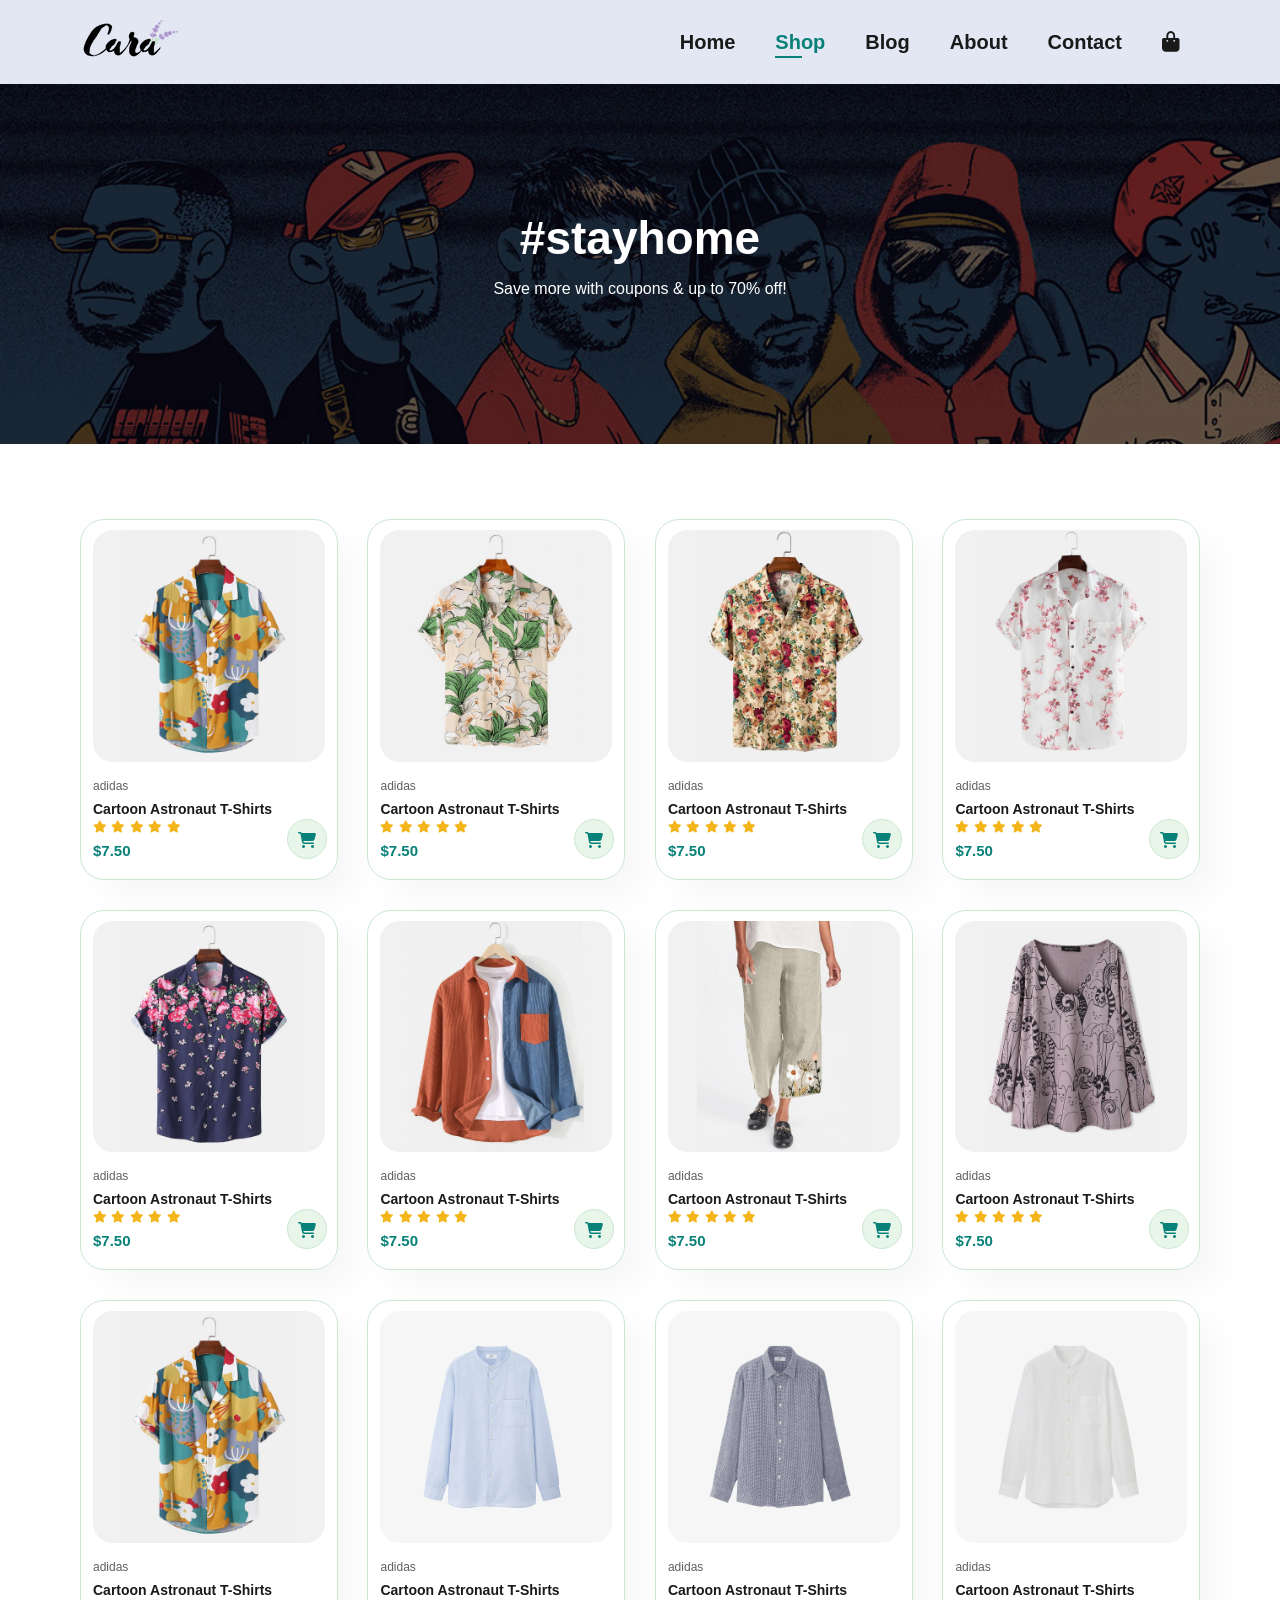
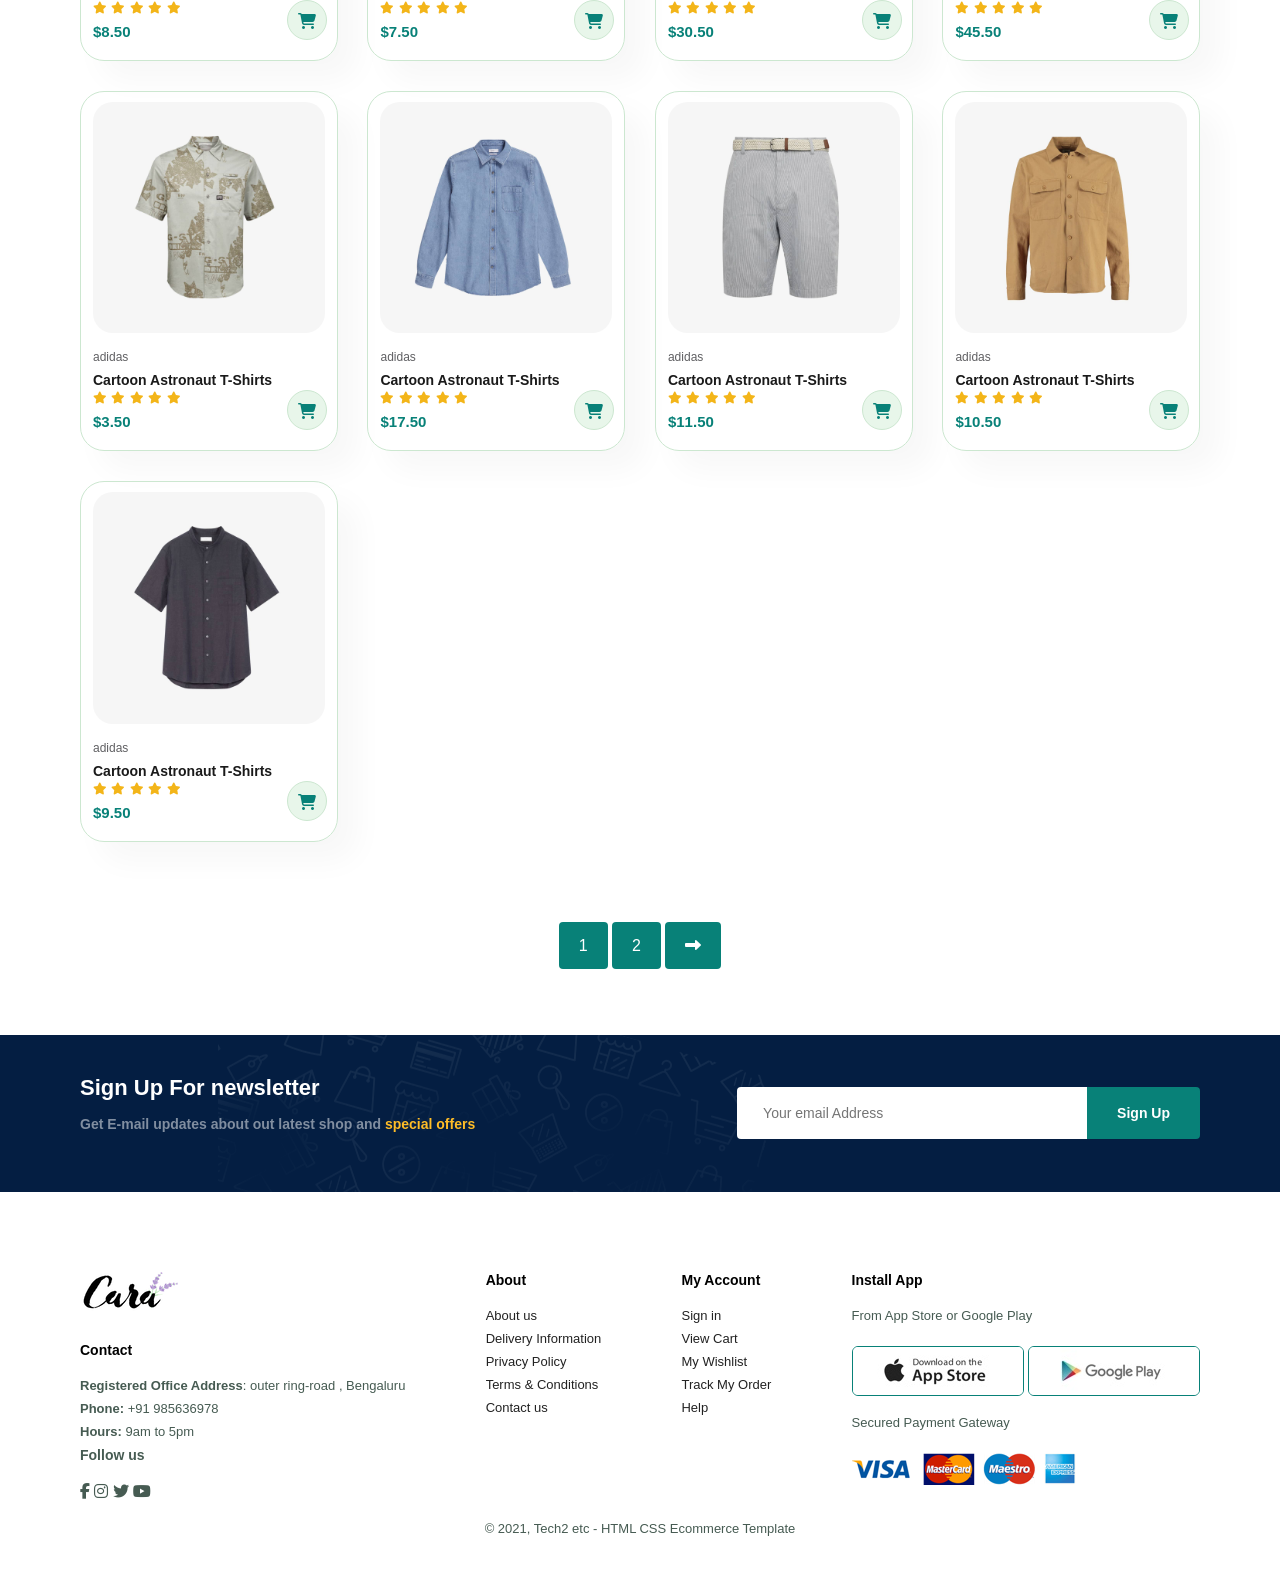
<file: shop.html>
<!DOCTYPE html>
<html lang="en">
<head>
    <meta charset="UTF-8">
    <meta name="viewport" content="width=device-width, initial-scale=1.0">
    <title>E-Commerce Platform</title>
    <link rel="stylesheet" href="https://cdnjs.cloudflare.com/ajax/libs/font-awesome/6.5.0/css/all.min.css" />
    <link rel="stylesheet" href="stylePlatform.css">
</head>
<body>
    
    <section id="header">
        <a href="#"><img src="img/logo.png" class="logo" alt="logo of the web"></a>
        <div>
            <ul id="navbar">
                <li><a href="index.html">Home</a></li>
                <li><a class="active" href="shop.html">Shop</a></li>
                <li><a href="blog.html">Blog</a></li>
                <li><a href="about.html">About</a></li>
                <li><a href="contact.html">Contact</a></li>
                <li><a href="cart.html"><i class="fa-solid fa-bag-shopping"></i></a></li>
                <a href="#" id="close"><i class="fas fa-times"></i></a>
            </ul>
        </div>

        <div id="mobile">
            <i id="bar" class="fas fa-outdent"></i>
        </div>
    </section>

    <section id="page-header">
       
        <h2>#stayhome</h2>
        
        <p>Save more with coupons & up to 70% off! </p>
        
    </section>


    <section id="product1" class="section-p1">
        
        <div class="pro-container">
            <div class="pro" onclick="window.location.href='singleProduct.html'">
                <img src="img/products/f1.jpg" alt="">
                <div class="description">
                    <span>adidas</span>
                    <h5>Cartoon Astronaut T-Shirts</h5>
                    <div class="star">
                        <i class="fas fa-star"></i>
                        <i class="fas fa-star"></i>
                        <i class="fas fa-star"></i>
                        <i class="fas fa-star"></i>
                        <i class="fas fa-star"></i>
                    </div>
                    <h4>$7.50</h4>
                </div>
                <a href="#"><i class="fas fa-shopping-cart cart"></i></a>
            </div>
            <div class="pro">
                <img src="img/products/f2.jpg" alt="">
                <div class="description">
                    <span>adidas</span>
                    <h5>Cartoon Astronaut T-Shirts</h5>
                    <div class="star">
                        <i class="fas fa-star"></i>
                        <i class="fas fa-star"></i>
                        <i class="fas fa-star"></i>
                        <i class="fas fa-star"></i>
                        <i class="fas fa-star"></i>
                    </div>
                    <h4>$7.50</h4>
                </div>
                <a href="#"><i class="fas fa-shopping-cart cart"></i></a>
            </div>
            <div class="pro">
                <img src="img/products/f3.jpg" alt="">
                <div class="description">
                    <span>adidas</span>
                    <h5>Cartoon Astronaut T-Shirts</h5>
                    <div class="star">
                        <i class="fas fa-star"></i>
                        <i class="fas fa-star"></i>
                        <i class="fas fa-star"></i>
                        <i class="fas fa-star"></i>
                        <i class="fas fa-star"></i>
                    </div>
                    <h4>$7.50</h4>
                </div>
                <a href="#"><i class="fas fa-shopping-cart cart"></i></a>
            </div>
            <div class="pro">
                <img src="img/products/f4.jpg" alt="">
                <div class="description">
                    <span>adidas</span>
                    <h5>Cartoon Astronaut T-Shirts</h5>
                    <div class="star">
                        <i class="fas fa-star"></i>
                        <i class="fas fa-star"></i>
                        <i class="fas fa-star"></i>
                        <i class="fas fa-star"></i>
                        <i class="fas fa-star"></i>
                    </div>
                    <h4>$7.50</h4>
                </div>
                <a href="#"><i class="fas fa-shopping-cart cart"></i></a>
            </div>
            <div class="pro">
                <img src="img/products/f5.jpg" alt="">
                <div class="description">
                    <span>adidas</span>
                    <h5>Cartoon Astronaut T-Shirts</h5>
                    <div class="star">
                        <i class="fas fa-star"></i>
                        <i class="fas fa-star"></i>
                        <i class="fas fa-star"></i>
                        <i class="fas fa-star"></i>
                        <i class="fas fa-star"></i>
                    </div>
                    <h4>$7.50</h4>
                </div>
                <a href="#"><i class="fas fa-shopping-cart cart"></i></a>
            </div>
            <div class="pro">
                <img src="img/products/f6.jpg" alt="">
                <div class="description">
                    <span>adidas</span>
                    <h5>Cartoon Astronaut T-Shirts</h5>
                    <div class="star">
                        <i class="fas fa-star"></i>
                        <i class="fas fa-star"></i>
                        <i class="fas fa-star"></i>
                        <i class="fas fa-star"></i>
                        <i class="fas fa-star"></i>
                    </div>
                    <h4>$7.50</h4>
                </div>
                <a href="#"><i class="fas fa-shopping-cart cart"></i></a>
            </div>
            <div class="pro">
                <img src="img/products/f7.jpg" alt="">
                <div class="description">
                    <span>adidas</span>
                    <h5>Cartoon Astronaut T-Shirts</h5>
                    <div class="star">
                        <i class="fas fa-star"></i>
                        <i class="fas fa-star"></i>
                        <i class="fas fa-star"></i>
                        <i class="fas fa-star"></i>
                        <i class="fas fa-star"></i>
                    </div>
                    <h4>$7.50</h4>
                </div>
                <a href="#"><i class="fas fa-shopping-cart cart"></i></a>
            </div>
            <div class="pro">
                <img src="img/products/f8.jpg" alt="">
                <div class="description">
                    <span>adidas</span>
                    <h5>Cartoon Astronaut T-Shirts</h5>
                    <div class="star">
                        <i class="fas fa-star"></i>
                        <i class="fas fa-star"></i>
                        <i class="fas fa-star"></i>
                        <i class="fas fa-star"></i>
                        <i class="fas fa-star"></i>
                    </div>
                    <h4>$7.50</h4>
                </div>
                <a href="#"><i class="fas fa-shopping-cart cart"></i></a>
            </div>
        



    
            <div class="pro">
                <img src="img/products/f1.jpg" alt="">
                <div class="description">
                    <span>adidas</span>
                    <h5>Cartoon Astronaut T-Shirts</h5>
                    <div class="star">
                        <i class="fas fa-star"></i>
                        <i class="fas fa-star"></i>
                        <i class="fas fa-star"></i>
                        <i class="fas fa-star"></i>
                        <i class="fas fa-star"></i>
                    </div>
                    <h4>$8.50</h4>
                </div>
                <a href="#"><i class="fas fa-shopping-cart cart"></i></a>
            </div>
            <div class="pro">
                <img src="img/products/n1.jpg" alt="">
                <div class="description">
                    <span>adidas</span>
                    <h5>Cartoon Astronaut T-Shirts</h5>
                    <div class="star">
                        <i class="fas fa-star"></i>
                        <i class="fas fa-star"></i>
                        <i class="fas fa-star"></i>
                        <i class="fas fa-star"></i>
                        <i class="fas fa-star"></i>
                    </div>
                    <h4>$7.50</h4>
                </div>
                <a href="#"><i class="fas fa-shopping-cart cart"></i></a>
            </div>
            <div class="pro">
                <img src="img/products/n2.jpg" alt="">
                <div class="description">
                    <span>adidas</span>
                    <h5>Cartoon Astronaut T-Shirts</h5>
                    <div class="star">
                        <i class="fas fa-star"></i>
                        <i class="fas fa-star"></i>
                        <i class="fas fa-star"></i>
                        <i class="fas fa-star"></i>
                        <i class="fas fa-star"></i>
                    </div>
                    <h4>$30.50</h4>
                </div>
                <a href="#"><i class="fas fa-shopping-cart cart"></i></a>
            </div>
            <div class="pro">
                <img src="img/products/n3.jpg" alt="">
                <div class="description">
                    <span>adidas</span>
                    <h5>Cartoon Astronaut T-Shirts</h5>
                    <div class="star">
                        <i class="fas fa-star"></i>
                        <i class="fas fa-star"></i>
                        <i class="fas fa-star"></i>
                        <i class="fas fa-star"></i>
                        <i class="fas fa-star"></i>
                    </div>
                    <h4>$45.50</h4>
                </div>
                <a href="#"><i class="fas fa-shopping-cart cart"></i></a>
            </div>
            <div class="pro">
                <img src="img/products/n4.jpg" alt="">
                <div class="description">
                    <span>adidas</span>
                    <h5>Cartoon Astronaut T-Shirts</h5>
                    <div class="star">
                        <i class="fas fa-star"></i>
                        <i class="fas fa-star"></i>
                        <i class="fas fa-star"></i>
                        <i class="fas fa-star"></i>
                        <i class="fas fa-star"></i>
                    </div>
                    <h4>$3.50</h4>
                </div>
                <a href="#"><i class="fas fa-shopping-cart cart"></i></a>
            </div>
            <div class="pro">
                <img src="img/products/n5.jpg" alt="">
                <div class="description">
                    <span>adidas</span>
                    <h5>Cartoon Astronaut T-Shirts</h5>
                    <div class="star">
                        <i class="fas fa-star"></i>
                        <i class="fas fa-star"></i>
                        <i class="fas fa-star"></i>
                        <i class="fas fa-star"></i>
                        <i class="fas fa-star"></i>
                    </div>
                    <h4>$17.50</h4>
                </div>
                <a href="#"><i class="fas fa-shopping-cart cart"></i></a>
            </div>
            <div class="pro">
                <img src="img/products/n6.jpg" alt="">
                <div class="description">
                    <span>adidas</span>
                    <h5>Cartoon Astronaut T-Shirts</h5>
                    <div class="star">
                        <i class="fas fa-star"></i>
                        <i class="fas fa-star"></i>
                        <i class="fas fa-star"></i>
                        <i class="fas fa-star"></i>
                        <i class="fas fa-star"></i>
                    </div>
                    <h4>$11.50</h4>
                </div>
                <a href="#"><i class="fas fa-shopping-cart cart"></i></a>
            </div>
            <div class="pro">
                <img src="img/products/n7.jpg" alt="">
                <div class="description">
                    <span>adidas</span>
                    <h5>Cartoon Astronaut T-Shirts</h5>
                    <div class="star">
                        <i class="fas fa-star"></i>
                        <i class="fas fa-star"></i>
                        <i class="fas fa-star"></i>
                        <i class="fas fa-star"></i>
                        <i class="fas fa-star"></i>
                    </div>
                    <h4>$10.50</h4>
                </div>
                <a href="#"><i class="fas fa-shopping-cart cart"></i></a>
            </div>
            <div class="pro">
                <img src="img/products/n8.jpg" alt="">
                <div class="description">
                    <span>adidas</span>
                    <h5>Cartoon Astronaut T-Shirts</h5>
                    <div class="star">
                        <i class="fas fa-star"></i>
                        <i class="fas fa-star"></i>
                        <i class="fas fa-star"></i>
                        <i class="fas fa-star"></i>
                        <i class="fas fa-star"></i>
                    </div>
                    <h4>$9.50</h4>
                </div>
                <a href="#"><i class="fas fa-shopping-cart cart"></i></a>
            </div>
        </div>
    </section>

    <section id="pagination" class="section-p1">
        <a href="#">1</a>
        <a href="#">2</a>
        <a href="#"><i class="fas fa-long-arrow-alt-right"></i></a>
    </section>


    <section id="newsletter" class="section-p1 section-m1">
        <div class="newstext">
            <h4>Sign Up For newsletter</h4>
            <p>Get E-mail updates about out latest shop and <span>special offers</span></p>
        </div>
        <div class="form">
            <input type="text" placeholder="Your email Address">
            <button class="normal">Sign Up</button>
        </div>
    </section>

    <footer class="section-p1">
        <div class="col">
            <img src="img/logo.png" class="logo">
            <h3>Contact</h3>
            <p><strong>Registered Office Address</strong>: outer ring-road , Bengaluru</p>
            <p><strong>Phone:</strong> +91 985636978</p>
            <p><strong>Hours:</strong> 9am to 5pm</p>
            <div class="follow">
                <h3>Follow us</h3>
                <div class="icon">
                    <i class="fab fa-facebook-f"></i>
                    <i class="fab fa-instagram"></i>
                    <i class="fab fa-twitter"></i>
                    <i class="fab fa-youtube"></i>
                </div>
            </div>
        </div>

        <div class="col">
            <h3>About</h3>
            <a href="#">About us</a>
            <a href="#">Delivery Information</a>
            <a href="#">Privacy Policy</a>
            <a href="#">Terms & Conditions</a>
            <a href="#">Contact us</a>
        </div>

        <div class="col">
            <h3>My Account</h3>
            <a href="#">Sign in</a>
            <a href="#">View Cart</a>
            <a href="#">My Wishlist</a>
            <a href="#">Track My Order</a>
            <a href="#">Help</a>
        </div>

        <div class="col install">
            <h3>Install App</h3>
            <p>From App Store or Google Play</p>
            <div class="row">
                <img src="img/pay/app.jpg" alt="">
                <img src="img/pay/play.jpg" alt="">
            </div>
            <p>Secured Payment Gateway</p>
            <img src="img/pay/pay.png" alt="">
        </div>

        <div class="copyright">
            <p>&copy; 2021, Tech2 etc - HTML CSS Ecommerce Template</p>
        </div>
    </footer>

    <script src="scriptPlatform.js"></script>
</body>
</html>
</file>
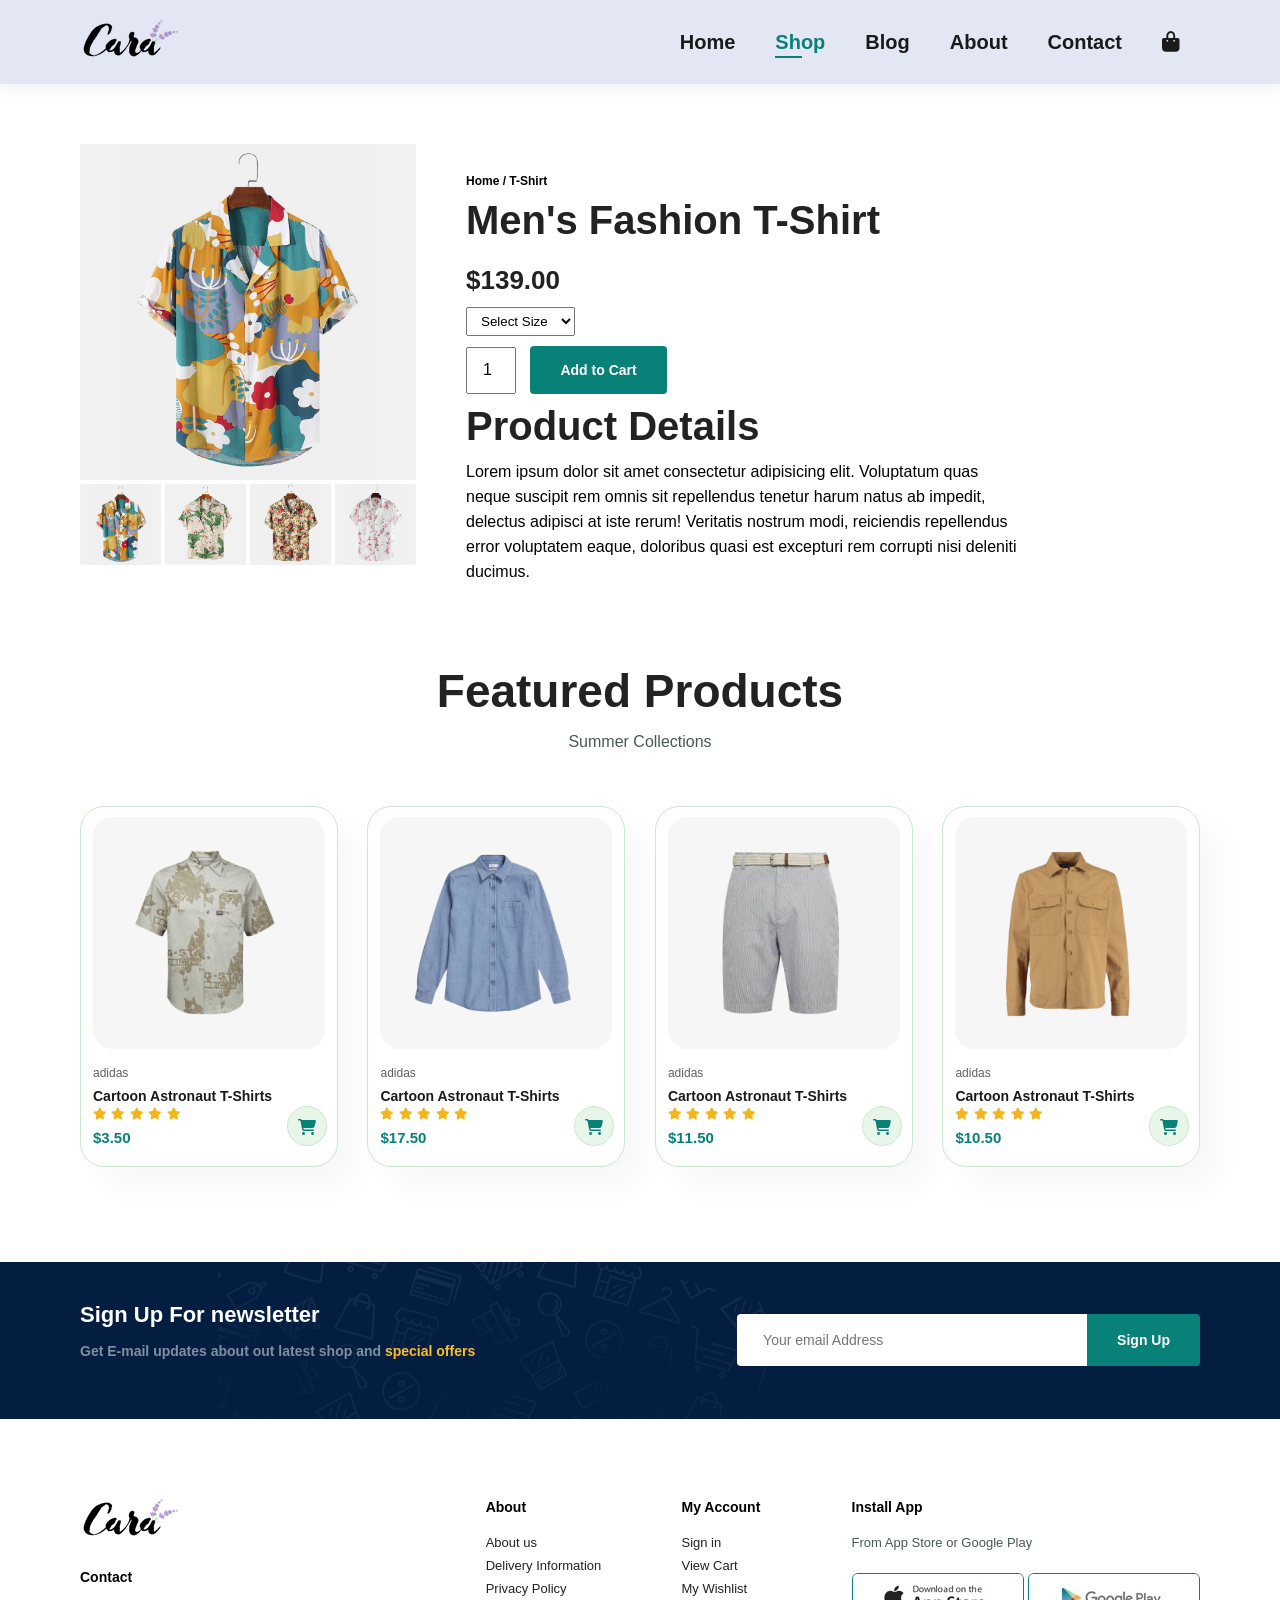
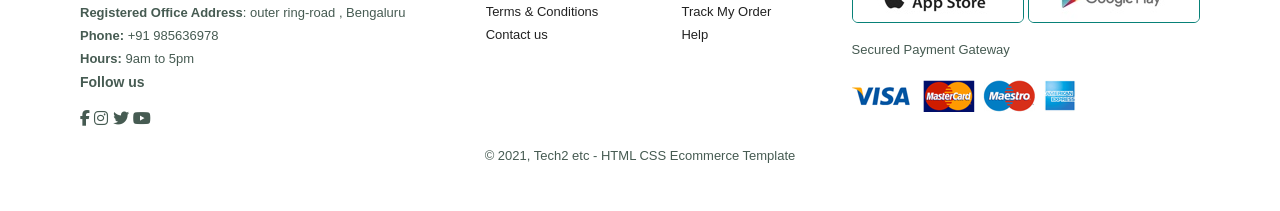
<file: singleProduct.html>
<!DOCTYPE html>
<html lang="en">
<head>
    <meta charset="UTF-8">
    <meta name="viewport" content="width=device-width, initial-scale=1.0">
    <title>E-Commerce Platform</title>
    <link rel="stylesheet" href="https://cdnjs.cloudflare.com/ajax/libs/font-awesome/6.5.0/css/all.min.css" />
    <link rel="stylesheet" href="stylePlatform.css">
</head>
<body>
    
    <section id="header">
        <a href="#"><img src="img/logo.png" class="logo" alt="logo of the web"></a>
        <div>
            <ul id="navbar">
                <li><a href="index.html">Home</a></li>
                <li><a class="active" href="shop.html">Shop</a></li>
                <li><a href="blog.html">Blog</a></li>
                <li><a href="about.html">About</a></li>
                <li><a href="contact.html">Contact</a></li>
                <li><a href="cart.html"><i class="fa-solid fa-bag-shopping"></i></a></li>
                <a href="#" id="close"><i class="fas fa-times"></i></a>
            </ul>
        </div>

        <div id="mobile">
            <i id="bar" class="fas fa-outdent"></i>
        </div>
    </section>

    <section id="prodetails" class="section-p1">
        <div class="single-pro-image">
            <img src="img/products/f1.jpg" width="100%" id="MainImg">

            <div class="small-img-group">
            <div class="small-img-col">
                <img src="img/products/f1.jpg" width="100%" class="small-img">
            </div>
            <div class="small-img-col">
                <img src="img/products/f2.jpg" width="100%" class="small-img">
            </div>
            <div class="small-img-col">
                <img src="img/products/f3.jpg" width="100%" class="small-img">
            </div>
            <div class="small-img-col">
                <img src="img/products/f4.jpg" width="100%" class="small-img">
            </div>
        </div>
        </div>



        <div class="single-pro-details">
            <h6>Home / T-Shirt</h6>
            <h4>Men's Fashion T-Shirt</h4>
            <h2>$139.00</h2>
            <select>
                <option>Select Size</option>
                <option>XL</option>
                <option>XXL</option>
                <option>Small</option>
                <option>Large</option>
            </select>

            <input type="number" value="1">
            <button class="normal">Add to Cart</button>
            <h4>Product Details</h4>
            <span>Lorem ipsum dolor sit amet consectetur adipisicing elit. Voluptatum quas neque suscipit rem omnis sit repellendus tenetur harum natus ab impedit, delectus adipisci at iste rerum! Veritatis nostrum modi, reiciendis repellendus error voluptatem eaque, doloribus quasi est excepturi rem corrupti nisi deleniti ducimus.</span>
        </div>
    </section>

    <section id="product1" class="section-p1">
        <h2>Featured Products</h2>
        <p>Summer Collections</p>
        <div class="pro-container">
            <div class="pro">
                <img src="img/products/n4.jpg" alt="">
                <div class="description">
                    <span>adidas</span>
                    <h5>Cartoon Astronaut T-Shirts</h5>
                    <div class="star">
                        <i class="fas fa-star"></i>
                        <i class="fas fa-star"></i>
                        <i class="fas fa-star"></i>
                        <i class="fas fa-star"></i>
                        <i class="fas fa-star"></i>
                    </div>
                    <h4>$3.50</h4>
                </div>
                <a href="#"><i class="fas fa-shopping-cart cart"></i></a>
            </div>
            <div class="pro">
                <img src="img/products/n5.jpg" alt="">
                <div class="description">
                    <span>adidas</span>
                    <h5>Cartoon Astronaut T-Shirts</h5>
                    <div class="star">
                        <i class="fas fa-star"></i>
                        <i class="fas fa-star"></i>
                        <i class="fas fa-star"></i>
                        <i class="fas fa-star"></i>
                        <i class="fas fa-star"></i>
                    </div>
                    <h4>$17.50</h4>
                </div>
                <a href="#"><i class="fas fa-shopping-cart cart"></i></a>
            </div>
            <div class="pro">
                <img src="img/products/n6.jpg" alt="">
                <div class="description">
                    <span>adidas</span>
                    <h5>Cartoon Astronaut T-Shirts</h5>
                    <div class="star">
                        <i class="fas fa-star"></i>
                        <i class="fas fa-star"></i>
                        <i class="fas fa-star"></i>
                        <i class="fas fa-star"></i>
                        <i class="fas fa-star"></i>
                    </div>
                    <h4>$11.50</h4>
                </div>
                <a href="#"><i class="fas fa-shopping-cart cart"></i></a>
            </div>
            <div class="pro">
                <img src="img/products/n7.jpg" alt="">
                <div class="description">
                    <span>adidas</span>
                    <h5>Cartoon Astronaut T-Shirts</h5>
                    <div class="star">
                        <i class="fas fa-star"></i>
                        <i class="fas fa-star"></i>
                        <i class="fas fa-star"></i>
                        <i class="fas fa-star"></i>
                        <i class="fas fa-star"></i>
                    </div>
                    <h4>$10.50</h4>
                </div>
                <a href="#"><i class="fas fa-shopping-cart cart"></i></a>
            </div>
        </div>
    </section>


 
    <section id="newsletter" class="section-p1 section-m1">
        <div class="newstext">
            <h4>Sign Up For newsletter</h4>
            <p>Get E-mail updates about out latest shop and <span>special offers</span></p>
        </div>
        <div class="form">
            <input type="text" placeholder="Your email Address">
            <button class="normal">Sign Up</button>
        </div>
    </section>

    <footer class="section-p1">
        <div class="col">
            <img src="img/logo.png" class="logo">
            <h3>Contact</h3>
            <p><strong>Registered Office Address</strong>: outer ring-road , Bengaluru</p>
            <p><strong>Phone:</strong> +91 985636978</p>
            <p><strong>Hours:</strong> 9am to 5pm</p>
            <div class="follow">
                <h3>Follow us</h3>
                <div class="icon">
                    <i class="fab fa-facebook-f"></i>
                    <i class="fab fa-instagram"></i>
                    <i class="fab fa-twitter"></i>
                    <i class="fab fa-youtube"></i>
                </div>
            </div>
        </div>

        <div class="col">
            <h3>About</h3>
            <a href="#">About us</a>
            <a href="#">Delivery Information</a>
            <a href="#">Privacy Policy</a>
            <a href="#">Terms & Conditions</a>
            <a href="#">Contact us</a>
        </div>

        <div class="col">
            <h3>My Account</h3>
            <a href="#">Sign in</a>
            <a href="#">View Cart</a>
            <a href="#">My Wishlist</a>
            <a href="#">Track My Order</a>
            <a href="#">Help</a>
        </div>

        <div class="col install">
            <h3>Install App</h3>
            <p>From App Store or Google Play</p>
            <div class="row">
                <img src="img/pay/app.jpg" alt="">
                <img src="img/pay/play.jpg" alt="">
            </div>
            <p>Secured Payment Gateway</p>
            <img src="img/pay/pay.png" alt="">
        </div>

        <div class="copyright">
            <p>&copy; 2021, Tech2 etc - HTML CSS Ecommerce Template</p>
        </div>
    </footer>

    <script src="scriptPlatform.js"></script>
</body>
</html>
</file>
<file: stylePlatform.css>
@import url('https://fonts.googleapis.com/css2?family=Open+Sans:ital,wght@0,300..800;1,300..800&family=Roboto:ital,wght@0,100..900;1,100..900&display=swap');

*{
    margin: 0;
    padding: 0;
    box-sizing: border-box;
    font-family: 'Spartan', sans-serif;
}
h1{
    font-size: 50px;
    line-height: 64px;
    color: #222;
}
h2{
    font-size: 46px;
    line-height: 54px;
    color: #222;
}
h4{
    font-size: 40px;
    color: #222;
}
h6{
    font-weight: 700;
    font-size: 12px;
}
p{
    font-size: 16px;
    color: #465b52;
    margin: 15px 0 20px 0;
}
button.normal{
    font-size: 14px;
    font-weight: 600;
    padding: 16px 30px;
    color: #000;
    background-color: #fff;
    border-radius: 4px;
    cursor: pointer;
    border: none;
    outline: none;
    transition: 0.2s;
}
.section-p1{
    padding: 40px 80px;
}
.section-m1{
    margin: 40px 0;
}
body{
    width: 100%;
}

/*nav bar*/
#header{
    display: flex;
    align-items: center;
    justify-content: space-between;
    padding: 20px 80px;
    background-color: #E3E6F3;
    box-shadow: 0 5px 15px rgba(0, 0, 0, 0.06);
    position: sticky;
    top: 0;
    left: 0;
    z-index: 1000; /* making z-index highest amoung all */
}

#navbar{
    display: flex;
    align-items: center;
    justify-content: center ;
}
#navbar li{
    list-style: none;
    padding: 0 20px;
    position: relative;
}

#navbar li a{
    text-decoration: none;
    font-size: 20px;
    font-weight: 600;
    color: #1a1a1a;
    transition: 0.3 ease;
}
#navbar li a:hover,
#navbar li a.active{
    color: #088178;
}

#navbar li a.active::after,
#navbar li a:hover::after{
    content: "";
    width: 30%;
    position: absolute;
    background-color: #088178;
    height: 2px;
    left: 20px;
    bottom: -4px;
}

#mobile{
    display: none;
}

#close{
    display: none;
}

/*home page*/

#hero{
    background-image: url("img/hero4.png");
    height: 90vh;
    width: 100%;
    background-size: cover;
    background-position: top 25% right 0;
    padding: 0 80px;
    display: flex;
    flex-direction: column;
    align-items: flex-start;
    justify-content: center;
}

#hero h4{
    padding-bottom: 15px;
}
#hero h1{
    color: #088178;
}

#hero button{
    background-image: url("img/button.png");
    background-color: transparent;
    color: #088178;
    border: 0;
    padding: 14px 80px 14px 65px;
    font-weight: 600;
    font-size: 15px;
    background-repeat: no-repeat;
}
#hero button:hover{
    cursor: pointer;
}

#feature{
    display: flex;
    align-items: center;
    justify-content: space-between;
    flex-wrap: wrap;
}

#feature .fe-box{
    width: 180px;
    text-align: center;
    padding: 25px 15px;
    box-shadow: 20px 20px 34px rgba(0, 0, 0, 0.03);
    border: 1px solid #cce7d0;
    border-radius: 4px;
    margin: 15px 0;
}

#feature .fe-box:hover{
    box-shadow: 10px 10px 54px rgba(70, 62, 221, 0.1);
}

#feature .fe-box h6{
    padding: 9px 8px 6px 8px;
    display: inline-block;
    line-height: 1;
    border-radius: 4px;
    color: #088178;
    background-color: #fddde4;
}

#feature .fe-box img{
    width: 100%;
    margin-bottom: 10px;
}

#product1{
    text-align: center;
}

#product1 .pro{
    width: 23%;
    min-width: 250px;
    padding: 10px 12px;
    border: 1px solid #cce7d0;
    border-radius: 24px;
    cursor: pointer;
    box-shadow: 20px 20px 30px rgba(0, 0, 0, 0.03);
    margin: 15px 0;
    transition: 0.2s ease;
    position: relative;
}

#product1 .pro:hover{
    box-shadow: 20px 20px 30px rgba(0, 0, 0, 0.08);
}

#product1 .pro img{
    width: 100%;
    border-radius: 20px;
}

#product1 .pro .description{
    text-align: start;
    padding: 10px 0;
}

#product1 .pro .description span{
    color: #606063;
    font-size: 12px;
}

#product1 .pro .description h5{
    padding-top: 7px;
    color: #1a1a1a;
    font-size: 14px;

}

#product1 .pro .description i{
    font-size: 12px;
    color: rgb(243, 181, 25)
}

#product1 .pro .description h4{
    padding-top: 7px;
    font-size: 15px;
    font-weight: 700;
    color: #088178;
}

#product1 .pro .cart{
    width: 40px;
    height: 40px;
    line-height: 40px;
    border-radius: 50px;
    background-color: #e8f6ea;
    color: #088178;
    border: 1px solid #cce7d0;
    position: absolute;
    bottom: 20px;
    right: 10px;
}

#product1 .pro-container{
    display: flex;
    flex-wrap: wrap;
    justify-content: space-between;
    padding-top: 20px;
}

#banner{
    display: flex;
    flex-direction: column;
    justify-content: center;
    align-items: center;
    text-align: center;
    background-image: url("img/banner/b2.jpg");
    width: 100%;
    height: 40vh;
    background-size: cover; 
    background-position: center; 
}

#banner h4{
    color: white;
    font-size: 16px;
}

#banner h2{
    color: white;
    font-size: 40px;
    padding: 10px 0;
}

#banner h2 span{
    color: rgb(243, 41, 41);
}

#banner button:hover{
    background-color: #088178;
    color: white;
}

#sm-banner{
    display: flex;
    justify-content: space-between;
    flex-wrap: wrap;
    cursor: pointer;
}

#sm-banner .banner-box{
    display: flex;
    flex-direction: column;
    justify-content: center;
    align-items: flex-start;
    background-image: url("img/banner/b17.jpg");
    min-width: 580px;
    height: 50vh;
    background-size: cover; 
    background-position: center; 
    padding: 30px;
    margin: 10px 10px;
}

#sm-banner .banner-box2{
    background-image: url("img/banner/b10.jpg");
}

#sm-banner h4{
    color: #fff;
    font-size: 20px;
    font-weight: 300;
}

#sm-banner h2{
    color: #ce4343;
    font-size: 35px;
    font-weight: 800;
}

#sm-banner p{
    color: #393838;
    font-size: 14px;
    font-weight: 500;
    padding-bottom: 10px;
}

#sm-banner button:hover{
    background-color: #088178;
    color: white;
}
#sm-banner .banner-box2 button{
    background: transparent;
    border: 1px solid white;
}

#newsletter{
    display: flex;
    align-items: center;
    justify-content: space-between;
    flex-wrap: wrap;
    background-image: url("img/banner/b14.png");
    background-repeat: no-repeat;
    background-position: top 20% left 30%;
    background-color: #041e42;
}

#newsletter h4{
    font-size: 22px;
    font-weight: 700;
    color: #fff;
}
#newsletter p{
    font-size: 14px;
    font-weight: 600;
    color: #818ea0;
}
#newsletter p span{
    color: #ffbd27;
}

#newsletter input{
    height: 50px;
    width: 350px;
    padding: 25px;
    outline: none;
    border: 1px solid transparent;
    border-radius: 4px;
    font-size: 14px;
    border-top-right-radius: 0;
    border-bottom-right-radius: 0;
}

#newsletter .form{
    display: flex;
}

#newsletter button{
    background-color: #088178;
    color: #fff;
    white-space: nowrap;
    transition: 0.2s;
    border-top-left-radius: 0;
    border-bottom-left-radius: 0;
}
#newsletter button:hover{
    background-color: #cce7d0;
    color: #1a1a1a;
}

footer{
    display: flex;
    flex-wrap: wrap;
    justify-content: space-between;
}

footer .col{
    display: flex;
    flex-direction: column;
    align-items: flex-start;
    margin-bottom: 20px;
}

footer .logo{
    margin-bottom: 30px;
}

footer h3{
    font-size: 14px;
    padding-bottom: 20px;
}

footer p{
    font-size: 13px;
    margin: 0 0 8px 0;
}

footer a{
    font-size: 13px;
    text-decoration: none;
    margin: 0 0 8px 0;
    color: #222;
}

footer .follow{
    color: #465b52;
    padding-right: 4px;
    cursor: pointer;
}

footer .install .row img{
    border: 1px solid #088178;
    border-radius: 6px;
    cursor: pointer;
    
}

footer .install img{
    margin: 15px 0 15px 0;
}

footer .follow i:hover,
footer a:hover
{
    color: #088178;
}

footer .copyright{
    width: 100%;
    text-align: center;
}

/*Shop page*/
#page-header{
    background-image: url("img/banner/b1.jpg");
    width: 100%;
    height: 40vh;
    background-size: cover;
    display: flex;
    flex-direction: column;
    justify-content: center;
    align-items: center;
    padding: 14px;
}

#page-header h2,
#page-header p{
    color: white;
}

#pagination{
    text-align: center;
}

#pagination a{
    text-decoration: none;
    background-color: #088178;
    padding: 15px 20px;
    border-radius: 4px;
    color: white;
    font-weight: 500;
}

/*single product*/
#prodetails{
    display: flex;
    margin-top: 20px;
}

#prodetails .single-pro-image{
    width: 30%;
    margin-right: 50px;
}

#prodetails .small-img-group{
    display: flex;
    justify-content: space-between;
    width: 100%;
}


.small-img-col{
    flex-basis: 24%;
    cursor: pointer;
}

#prodetails .single-pro-details{
    width: 50%;
    padding-top: 30px;
}

#prodetails .single-pro-details h4{
    padding: 10px 0 10px 0;
}

#prodetails .single-pro-details h2{
    font-size: 26px;
}

#prodetails .single-pro-details select{
    display: block;
    padding: 5px 10px;
    margin-bottom: 10px;
}

#prodetails .single-pro-details input{
    width: 50px;
    height: 47px;
    padding-left: 15px;
    font-size: 16px;
    margin-right: 10px;
}

#prodetails .single-pro-details input:focus{
    outline: none;
}

#prodetails .single-pro-details button{
    background-color: #088178;
    color: white;
}

#prodetails .single-pro-details span{
    line-height: 25px;
}


#page-header.blog-header{
        background-image: url("img/banner/b19.jpg");
    }

#blog{
        padding: 150px 150px 0 150px;
}

#blog .blog-box{
    display: flex;
    align-items: center;
    width: 100%;
    position: relative;
    padding-bottom: 90px;
}

#blog .blog-img{
    width: 50%;
    margin-right: 40px;
}

#blog img{
    width: 100%;
    height: 300px;
    object-fit: cover;
}

#blog .blog-details{
      width: 50%;
}

#blog .blog-details a{
    text-decoration: none;
    font-size: 11px;
    color: #000;
    font-weight: 700;
    position: relative;
    transition: 0.3s;
}

#blog .blog-details a::after{
    content: "";
    width: 50px;
    height: 2px;
    background-color: #000;
    position: absolute;
    top: 4px;
    right: -60px;
}

#blog .blog-details a:hover{
    color:#088178
}

#blog .blog-details a:hover::after{
    background-color: #088178;
}

#blog .blog-box h1{
    position: absolute;
    top: -40px;
    left: 0;
    font-size: 70px;
    font-weight: 700;
    color: #c9cbce;
    z-index: -9;
}

/* about page */

#page-header.about-header{
    background-image: url(img/about/banner.png);
}

#about-head{
    display: flex;
    align-items: center;
}

#about-head img{
    width: 50%;
    height: auto;
}

#about-head .about-text{
    padding-left: 40px;
}

#about-app{
     text-align: center;
}

#about-app video{
    width: 70%;
    height: 100%;
    margin-top: 30px;
    border-radius: 20px;
}

/* contact page */

#contact-details{
    display: flex;
    align-items: center;
    justify-content: space-between;
}

#contact-details .details{
    width: 40%;
}

#contact-details .details span
#form-details form span{
    font-size: 12px;
}

#contact-details .details h2{
    font-size: 26px;
    line-height: 35px;
    padding: 20px 0;
}

#contact-details .details h3{
    font-size: 16px;
    padding-bottom: 15px;
}

#contact-details .details li{
    list-style: none;
    display: flex;
    padding: 10px 0;
}

#contact-details .details li i{
    font-size: 14px;
    padding-right: 22px;
}

#contact-details .details li p{
    margin: 0;
    font-size: 14px;
}

#contact-details .map{
    width: 55%;
    height: 400px;
}

#contact-details .map iframe{
    width: 100%;
    height: 100%;
}

#form-details{
    margin-left: 50px;
}

#form-details span{
    margin-bottom: 10px;
}

#form-details h2{
    margin-bottom: 10px;
}

#form-details form{
    width: 65%;
    display: flex;
    flex-direction: column;
    align-items: flex-start;
}

#form-details form input,
#form-details form textarea{
    width: 100%;
    padding: 12px 15px;
    outline: none;
    margin-bottom: 20px;
    border: 1px solid #e1e1e1;
}

#form-details form button{
    background-color: #088178;
    color: #000;
}

/* cartpage */
#cart table{
    width: 100%;
    border-collapse: collapse;
    table-layout: fixed;
    white-space: nowrap;
}

#cart table img{
    width: 70px;
}

#cart table td:nth-child(1){
    width: 100px;
    text-align: center;
}
#cart table td:nth-child(2){
    width: 150px;
    text-align: center;
}
#cart table td:nth-child(3){
    width: 250px;
    text-align: center;
}
#cart table td:nth-child(4),
#cart table td:nth-child(5)
#cart table td:nth-child(6){
    width: 150px;
    text-align: center;
}

#cart table td:nth-child(5) input{
    width: 70px;
    padding: 10px 5px 10px 15px;
}

#cart table thead{
    border: 1px solid #e2e9e1;
    border-left: none;
}

#cart table thead td{
    font-weight: 700;
    text-transform: uppercase;
    font-size: 13px;
    padding: 18px 0;
}

#cart table tbody tr td{
    padding-top: 15px;
}

#cart table tbody td{
    font-size: 15px;
}

#cart-add{
    display: flex;
    flex-wrap: wrap;
    justify-content: space-between;
}

#cart-add .subtotal {
    width: 50%;
    margin-bottom: 30px;
    border: 1px solid #e2e9e1;
    padding: 30px;
}

#cart-add .subtotal table{
    border-collapse: collapse;
    width: 100%;
    margin-bottom: 20px;
}

#cart-add .subtotal table td{
    width: 50%;
    border: 1px solid #e2e9e1;
    padding: 10px;
    font-size: 13px;
}

#cart-add .coupons input{
    padding: 10px 15px;
    margin-top: 10px;
}

#cart-add .coupons button{
    background-color: #088178;
    padding: 10px 15px;
    color: #fff;
    font-weight: 500;
    cursor: pointer;
    transition: 0.3s;
}

#cart-add .coupons button:hover,
#cart-add .subtotal button:hover{
    background-color: #041e42;
}

#cart-add .subtotal h3{
    margin-bottom: 10px
}

#cart-add .subtotal button{
    background-color: #088178;
    color: white;
    font-weight: 500;
}


@media (max-width: 799px) {   /* For screen width less than or equal to 799px */
    #navbar{
        display: flex;
        flex-direction: column;
        align-items: self-start;
        justify-content: flex-start;
        padding: 80px 0 0 10px;
        position: fixed;
        top: 0;
        right: -300px;
        background-color: #E3E6F3;
        height: 100vh;
        width: 300px;
        box-shadow: 0 40px 60px rgba(0, 0, 0, 0.1);
        transition: 0.3s;
    }

    #navbar.active{
        right: 0px;
    }
    
    #navbar.notActive{
        right: -300px;
    }

    #close{
        position: absolute;
        display: block;
        top: 30px;
        left: 15px;
        font-size: 20px;
        color: #041e42;
    }

    #navbar li{
        margin-bottom: 20px;
    }

    #mobile{
        display: flex;
        align-items: center;
    }

    #mobile i{
        color: #1a1a1a;
        font-size: 24px;
        padding-left: 20px;
    }

    #hero{
        height: 70vh;
        padding: 0 80px;
        background-position: top 30% , left 30%;
    }

    #hero h4{
        font-size: 30px;
    }

    #hero h2{
        font-size: 30px;
    }

    #hero h1{
        font-size: 40px;

    }

    #feature{
        justify-content: center;
    }

    #feature .fe-box{
        margin: 5px;
    }

    #product1 .pro-container{
        justify-content: center;
    }

    #product1 .pro-container .pro{
        margin: 5px 10px;
    }

    #sm-banner .banner-box{
        min-width: 100%;
    }

    #prodetails{
        display: flex;
        flex-direction: column;
    }

    #prodetails .single-pro-image{
        width: 80%;
    }

    #prodetails .single-pro-details{
        width: 100%;
    }

}


@media (max-width: 477px) {
    #header{
        padding: 10px 30px;
    }

    #hero{
        padding: 0 20px;
        background-position: 55%;
    }

    #hero h1{
        font-size: 30px;

    }
    
     #feature {
        display: flex;
        justify-content: space-between;
        flex-wrap: wrap;
    }

    #feature .fe-box {
        width: 110px;
        margin: 0 0 15px 0;
    }

    #product1 .pro{
        width: 100%;
    }

    #banner{
        height: 40vh;
    }

    #sm-banner .banner-box{
        height: 40vh;
    }

    #newsletter input{
        width: 200px;
    }

    
}
</file>
